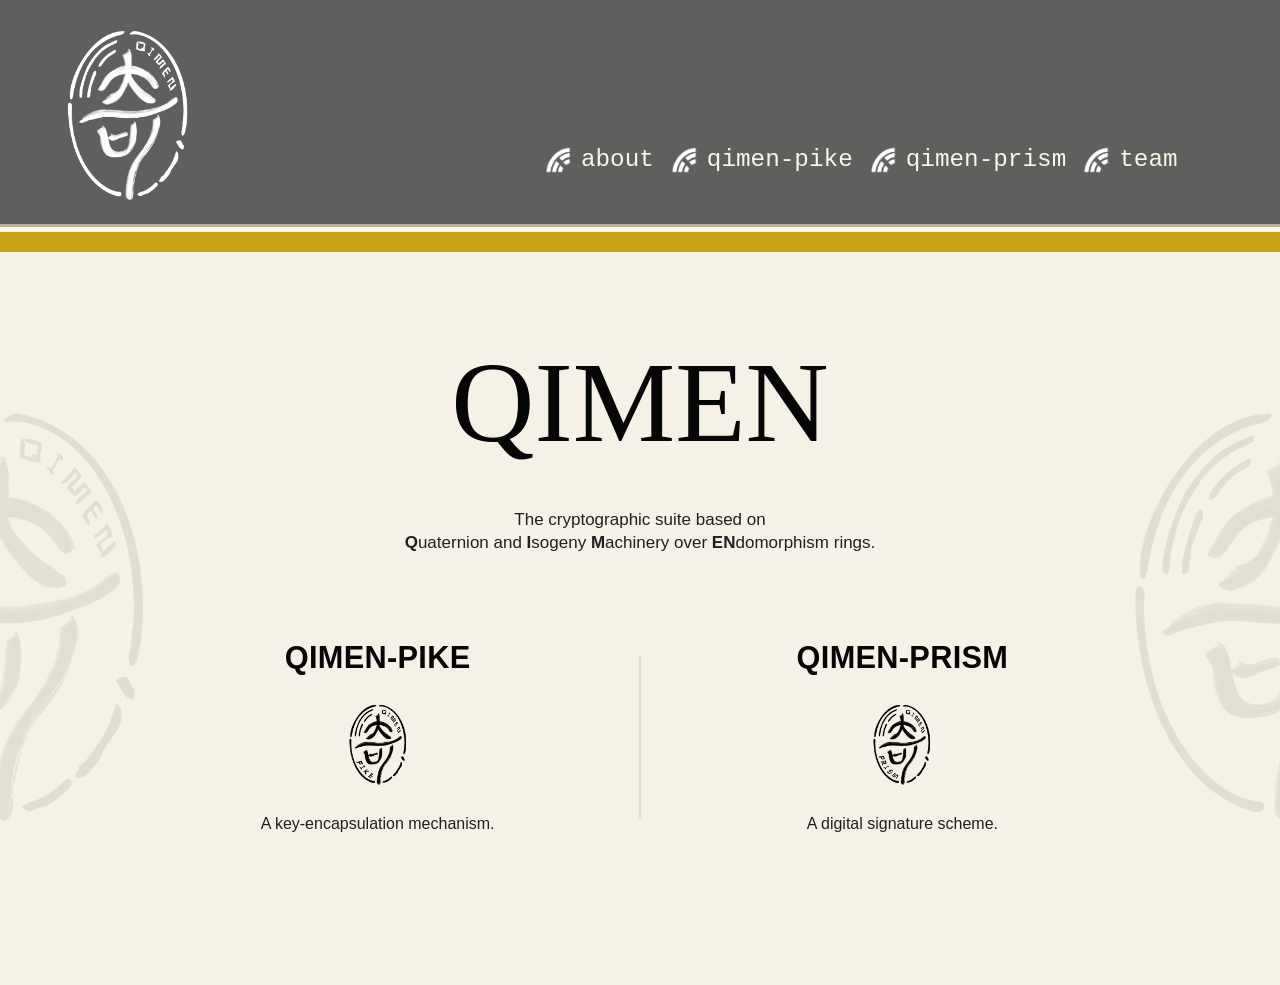
<file: index.html>
<!doctype html>
<html lang="en">
  <head>
    <meta charset="utf-8">
    <meta name="viewport" content="width=device-width, initial-scale=1">
    <title>QIMEN</title>
    <link rel="stylesheet" href="styles.css?v=20260710-nav14">
    <link rel="icon" type="image/png" href="favicon.png">
  </head>
  <body>
    <header class="site-header">
      <a class="brand" href="/" aria-label="QIMEN home">
        <img class="brand-mark" src="elements/奇门logo_透明底.png" alt="QIMEN logo">
        <div class="brand-copy">
          <div class="brand-name">QIMEN</div>
        </div>
      </a>

      <nav class="site-nav" aria-label="Primary navigation">
        <a href="about"><span>about</span></a>
        <a href="pike"><span>qimen-pike</span></a>
        <a href="prism"><span>qimen-prism</span></a>
        <a href="team"><span>team</span></a>
      </nav>
    </header>

    <main>
      <section class="home-section">
        <div class="home-lockup" aria-label="QIMEN">
          <div class="home-title-row">
            <h1>QIMEN</h1>
            <!-- <img class="home-logo" src="elements/奇门logo_透明底.png" alt="QIMEN logo"> -->
          </div>
          <p class="suite-lead">The cryptographic suite based on<br><b>Q</b>uaternion and <b>I</b>sogeny <b>M</b>achinery over <b>EN</b>domorphism rings.</p>
          <div class="home-suite" aria-label="QIMEN suite components">
            <a class="suite-half" href="pike">
              <span class="suite-name">QIMEN-PIKE</span>
              <img class="suite-logo" src="elements/奇门logo_pike_透明底.png" alt="QIMEN-PIKE logo" width="72" height="72">
              <span class="suite-desc">A key-encapsulation mechanism.</span>
            </a>
            <a class="suite-half" href="prism">
              <span class="suite-name">QIMEN-PRISM</span>
              <img class="suite-logo" src="elements/奇门logo_prism_透明底.png" alt="QIMEN-PRISM logo" width="72" height="72">
              <span class="suite-desc">A digital signature scheme.</span>
            </a>
          </div>
        </div>
      </section>
    </main>
  </body>
</html>
</file>
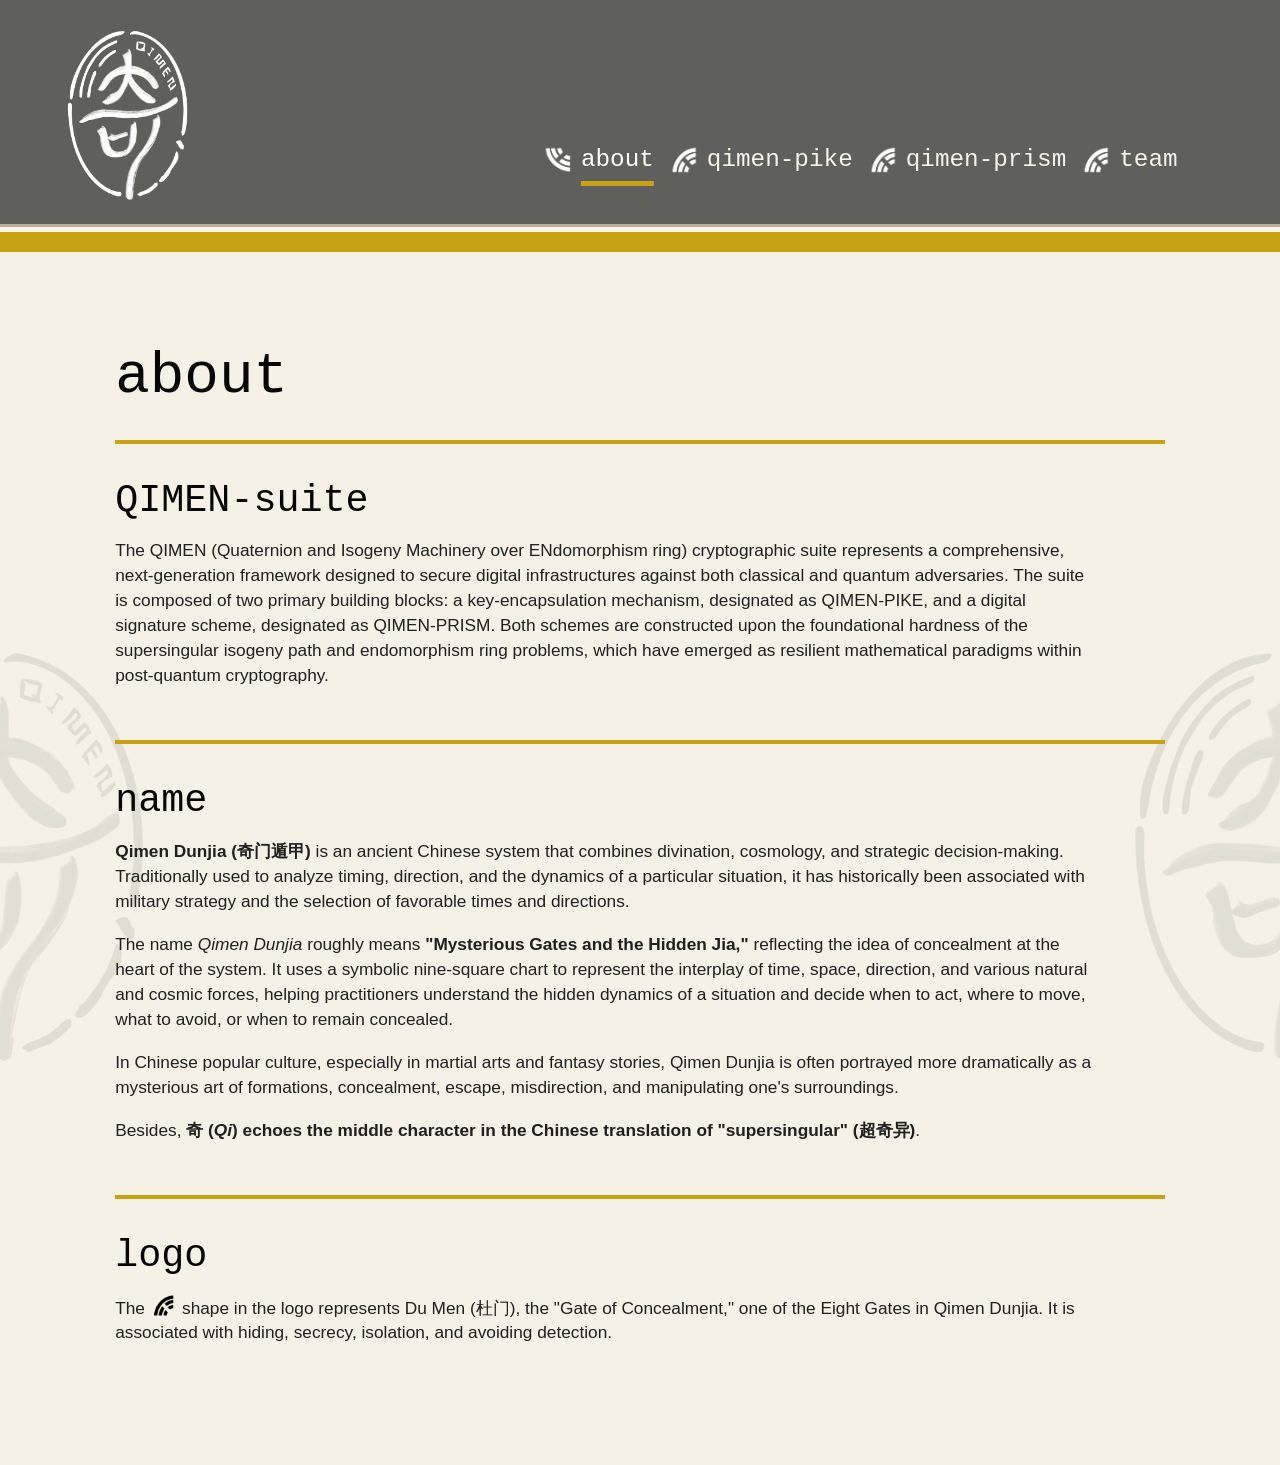
<file: about.html>
<!doctype html>
<html lang="en">
  <head>
    <meta charset="utf-8">
    <meta name="viewport" content="width=device-width, initial-scale=1">
    <title>QIMEN | About</title>
    <link rel="stylesheet" href="styles.css?v=20260710-nav14">
    <link rel="icon" type="image/png" href="favicon.png">
  </head>
  <body>
    <header class="site-header">
      <a class="brand" href="/" aria-label="QIMEN home">
        <img class="brand-mark" src="elements/奇门logo_透明底.png" alt="QIMEN logo">
        <div class="brand-copy">
          <div class="brand-name">QIMEN</div>
        </div>
      </a>

      <nav class="site-nav" aria-label="Primary navigation">
        <a class="active" href="about"><span>about</span></a>
        <a href="pike"><span>qimen-pike</span></a>
        <a href="prism"><span>qimen-prism</span></a>
        <a href="team"><span>team</span></a>
      </nav>
    </header>

    <main class="page-main">
      <section class="page-section">
        <h1>about</h1>
        <section class="content-subsection">
          <h2>QIMEN-suite</h2>
          <p>
            The QIMEN (Quaternion and Isogeny Machinery over ENdomorphism ring)
            cryptographic suite represents a comprehensive, next-generation
            framework designed to secure digital infrastructures against both
            classical and quantum adversaries. The suite is composed of two
            primary building blocks: a key-encapsulation mechanism, designated
            as QIMEN-PIKE, and a digital signature scheme, designated as
            QIMEN-PRISM. Both schemes are constructed upon the foundational
            hardness of the supersingular isogeny path and endomorphism ring
            problems, which have emerged as resilient mathematical paradigms
            within post-quantum cryptography.
          </p>
        </section>

        <section class="content-subsection">
          <h2>name</h2>
          <p>
            <strong>Qimen Dunjia (奇门遁甲)</strong> is an ancient Chinese system
            that combines divination, cosmology, and strategic decision-making.
            Traditionally used to analyze timing, direction, and the dynamics
            of a particular situation, it has historically been associated with
            military strategy and the selection of favorable times and
            directions.
          </p>
          <p>
            The name <em>Qimen Dunjia</em> roughly means <strong>"Mysterious
            Gates and the Hidden Jia,"</strong> reflecting the idea of
            concealment at the heart of the system. It uses a symbolic
            nine-square chart to represent the interplay of time, space,
            direction, and various natural and cosmic forces, helping
            practitioners understand the hidden dynamics of a situation and
            decide when to act, where to move, what to avoid, or when to remain
            concealed.
          </p>
          <p>
            In Chinese popular culture, especially in martial arts and fantasy
            stories, Qimen Dunjia is often portrayed more dramatically as a
            mysterious art of formations, concealment, escape, misdirection, and
            manipulating one's surroundings.
          </p>
          <p>
            Besides, <strong>奇 (<em>Qi</em>) echoes the middle character in the
            Chinese translation of "supersingular" (超奇异)</strong>.
          </p>
        </section>

        <section class="content-subsection">
          <h2>logo</h2>
          <p>
            The <span class="inline-gate" aria-label="Du Men gate shape"></span>
            shape in the logo represents Du Men (杜门), the "Gate of
            Concealment," one of the Eight Gates in Qimen Dunjia. It is
            associated with hiding, secrecy, isolation, and avoiding detection.
          </p>
        </section>
      </section>
    </main>
  </body>
</html>
</file>
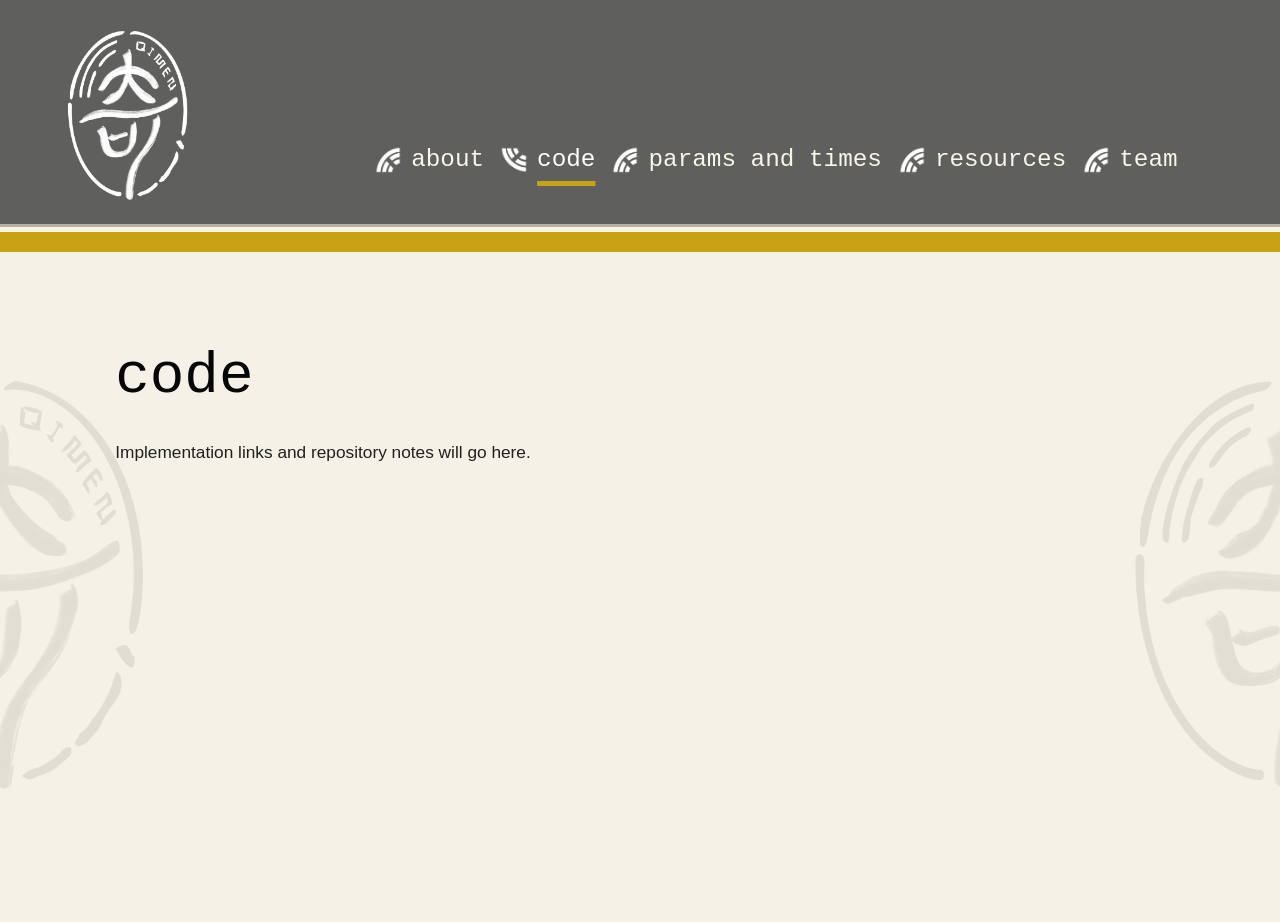
<file: code.html>
<!doctype html>
<html lang="en">
  <head>
    <meta charset="utf-8">
    <meta name="viewport" content="width=device-width, initial-scale=1">
    <title>QIMEN | Code</title>
    <link rel="stylesheet" href="styles.css?v=20260709-nav3">
  </head>
  <body>
    <header class="site-header compact-header">
      <a class="brand" href="index.html" aria-label="QIMEN home">
        <img class="brand-mark" src="elements/奇门logo_透明底.png" alt="QIMEN logo">
        <div class="brand-copy">
          <div class="brand-name">QIMEN</div>
        </div>
      </a>

      <nav class="site-nav" aria-label="Primary navigation">
        <a href="about.html"><span>about</span></a>
        <a class="active" href="code.html"><span>code</span></a>
        <a href="params-and-times.html"><span>params and times</span></a>
        <a href="resources.html"><span>resources</span></a>
        <a href="team.html"><span>team</span></a>
      </nav>
    </header>

    <main class="page-main">
      <section class="page-section">
        <h1>code</h1>
        <p>Implementation links and repository notes will go here.</p>
      </section>
    </main>
  </body>
</html>
</file>
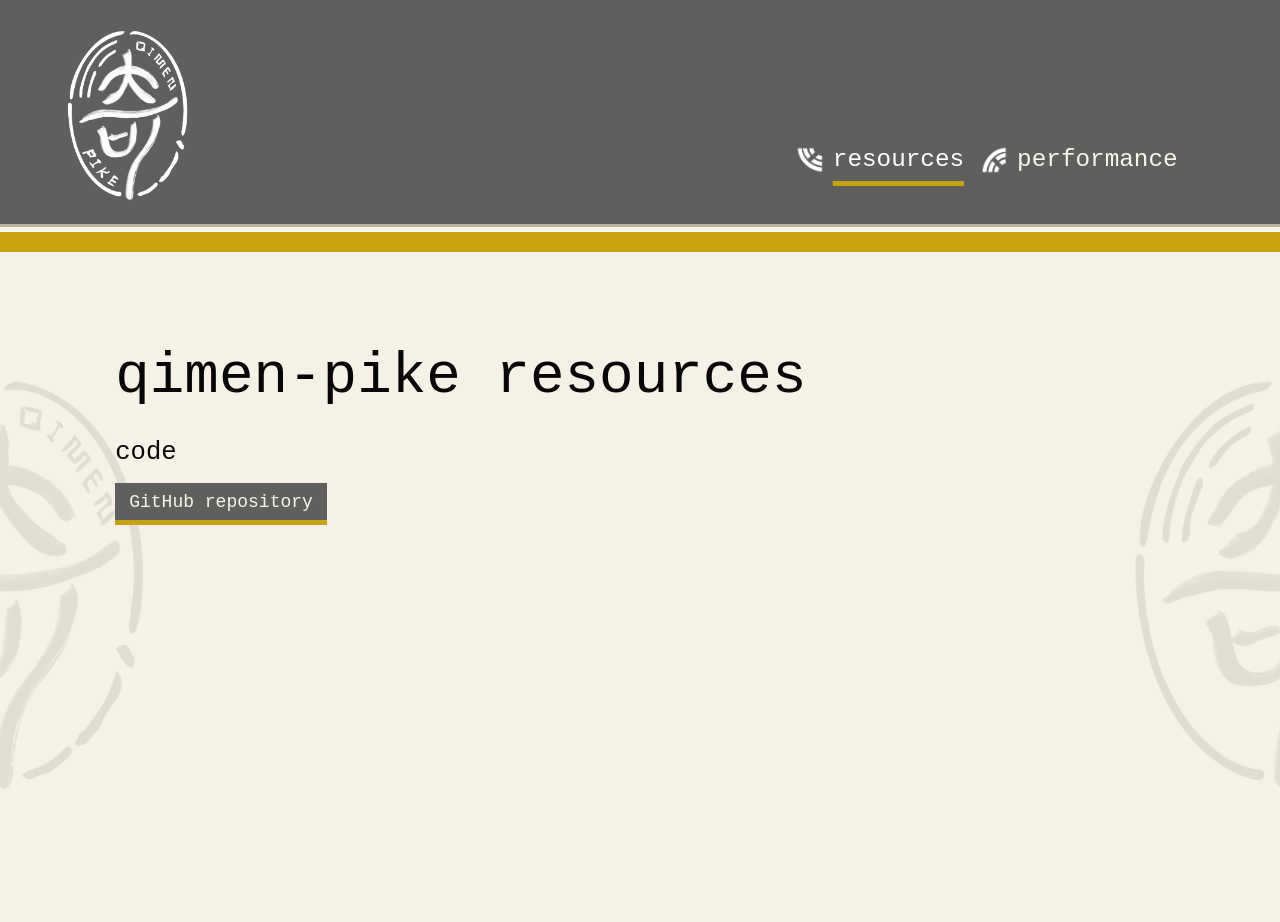
<file: pike-code.html>
<!doctype html>
<html lang="en">
  <head>
    <meta charset="utf-8">
    <meta name="viewport" content="width=device-width, initial-scale=1">
    <title>QIMEN-PIKE | Resources</title>
    <link rel="stylesheet" href="styles.css?v=20260710-nav14">
    <link rel="icon" type="image/png" href="favicon.png">
  </head>
  <body>
    <header class="site-header">
      <a class="brand" href="pike.html" aria-label="QIMEN-PIKE">
        <img class="brand-mark" src="elements/奇门logo_pike_透明底.png" alt="QIMEN-PIKE logo">
        <div class="brand-copy">
          <div class="brand-name">QIMEN-PIKE</div>
        </div>
      </a>
      <nav class="site-nav" aria-label="QIMEN-PIKE navigation">
        <a class="active" href="pike-resources.html"><span>resources</span></a>
        <a href="pike-performance.html"><span>performance</span></a>
      </nav>
    </header>
    <main class="page-main">
      <section class="page-section">
        <h1>qimen-pike resources</h1>
        <div class="resource-stack">
          <div class="resource-group">
            <h3>code</h3>
            <div class="link-group">
              <a class="button-link" href="https://github.com/The-QIMEN-team/QIMEN-PIKE" target="_blank">GitHub repository</a>
            </div>
          </div>
        </div>
      </section>
    </main>
  </body>
</html>
</file>
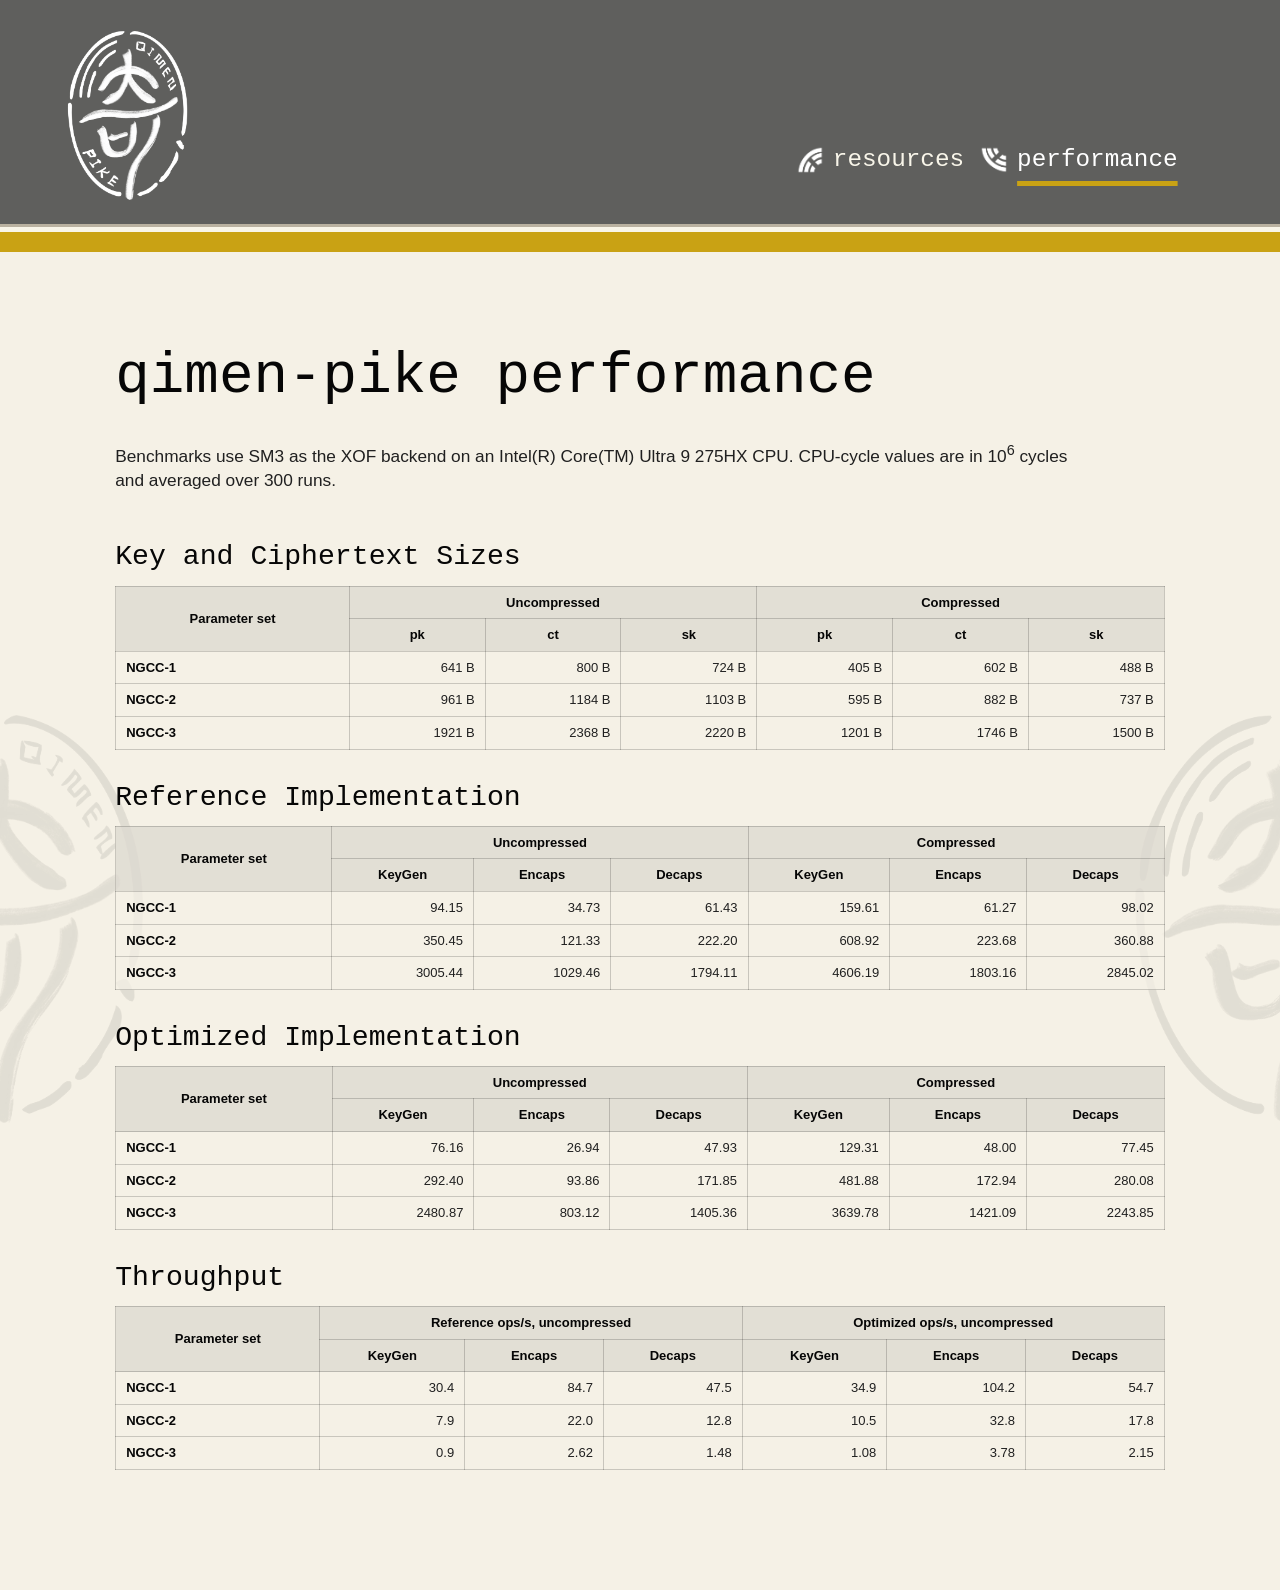
<file: pike-performance.html>
<!doctype html>
<html lang="en">
  <head>
    <meta charset="utf-8">
    <meta name="viewport" content="width=device-width, initial-scale=1">
    <title>QIMEN-PIKE | Performance</title>
    <link rel="stylesheet" href="styles.css?v=20260710-nav14">
    <link rel="icon" type="image/png" href="favicon.png">
  </head>
  <body>
    <header class="site-header">
      <a class="brand" href="pike.html" aria-label="QIMEN-PIKE">
        <img class="brand-mark" src="elements/奇门logo_pike_透明底.png" alt="QIMEN-PIKE logo">
        <div class="brand-copy">
          <div class="brand-name">QIMEN-PIKE</div>
        </div>
      </a>
      <nav class="site-nav" aria-label="QIMEN-PIKE navigation">
        <a href="pike-resources.html"><span>resources</span></a>
        <a class="active" href="pike-performance.html"><span>performance</span></a>
      </nav>
    </header>
    <main class="page-main">
      <section class="page-section">
        <h1>qimen-pike performance</h1>
        <p class="table-note">Benchmarks use SM3 as the XOF backend on an Intel(R) Core(TM) Ultra 9 275HX CPU. CPU-cycle values are in 10<sup>6</sup> cycles and averaged over 300 runs.</p>

        <div class="table-stack">
          <h2>Key and Ciphertext Sizes</h2>
          <div class="table-wrap">
            <table class="data-table">
              <thead>
                <tr>
                  <th rowspan="2">Parameter set</th>
                  <th colspan="3">Uncompressed</th>
                  <th colspan="3">Compressed</th>
                </tr>
                <tr>
                  <th>pk</th><th>ct</th><th>sk</th>
                  <th>pk</th><th>ct</th><th>sk</th>
                </tr>
              </thead>
              <tbody>
                <tr><th>NGCC-1</th><td>641 B</td><td>800 B</td><td>724 B</td><td>405 B</td><td>602 B</td><td>488 B</td></tr>
                <tr><th>NGCC-2</th><td>961 B</td><td>1184 B</td><td>1103 B</td><td>595 B</td><td>882 B</td><td>737 B</td></tr>
                <tr><th>NGCC-3</th><td>1921 B</td><td>2368 B</td><td>2220 B</td><td>1201 B</td><td>1746 B</td><td>1500 B</td></tr>
              </tbody>
            </table>
          </div>

          <h2>Reference Implementation</h2>
          <div class="table-wrap">
            <table class="data-table">
              <thead>
                <tr>
                  <th rowspan="2">Parameter set</th>
                  <th colspan="3">Uncompressed</th>
                  <th colspan="3">Compressed</th>
                </tr>
                <tr>
                  <th>KeyGen</th><th>Encaps</th><th>Decaps</th>
                  <th>KeyGen</th><th>Encaps</th><th>Decaps</th>
                </tr>
              </thead>
              <tbody>
                <tr><th>NGCC-1</th><td>94.15</td><td>34.73</td><td>61.43</td><td>159.61</td><td>61.27</td><td>98.02</td></tr>
                <tr><th>NGCC-2</th><td>350.45</td><td>121.33</td><td>222.20</td><td>608.92</td><td>223.68</td><td>360.88</td></tr>
                <tr><th>NGCC-3</th><td>3005.44</td><td>1029.46</td><td>1794.11</td><td>4606.19</td><td>1803.16</td><td>2845.02</td></tr>
              </tbody>
            </table>
          </div>

          <h2>Optimized Implementation</h2>
          <div class="table-wrap">
            <table class="data-table">
              <thead>
                <tr>
                  <th rowspan="2">Parameter set</th>
                  <th colspan="3">Uncompressed</th>
                  <th colspan="3">Compressed</th>
                </tr>
                <tr>
                  <th>KeyGen</th><th>Encaps</th><th>Decaps</th>
                  <th>KeyGen</th><th>Encaps</th><th>Decaps</th>
                </tr>
              </thead>
              <tbody>
                <tr><th>NGCC-1</th><td>76.16</td><td>26.94</td><td>47.93</td><td>129.31</td><td>48.00</td><td>77.45</td></tr>
                <tr><th>NGCC-2</th><td>292.40</td><td>93.86</td><td>171.85</td><td>481.88</td><td>172.94</td><td>280.08</td></tr>
                <tr><th>NGCC-3</th><td>2480.87</td><td>803.12</td><td>1405.36</td><td>3639.78</td><td>1421.09</td><td>2243.85</td></tr>
              </tbody>
            </table>
          </div>

          <h2>Throughput</h2>
          <div class="table-wrap">
            <table class="data-table">
              <thead>
                <tr>
                  <th rowspan="2">Parameter set</th>
                  <th colspan="3">Reference ops/s, uncompressed</th>
                  <th colspan="3">Optimized ops/s, uncompressed</th>
                </tr>
                <tr>
                  <th>KeyGen</th><th>Encaps</th><th>Decaps</th>
                  <th>KeyGen</th><th>Encaps</th><th>Decaps</th>
                </tr>
              </thead>
              <tbody>
                <tr><th>NGCC-1</th><td>30.4</td><td>84.7</td><td>47.5</td><td>34.9</td><td>104.2</td><td>54.7</td></tr>
                <tr><th>NGCC-2</th><td>7.9</td><td>22.0</td><td>12.8</td><td>10.5</td><td>32.8</td><td>17.8</td></tr>
                <tr><th>NGCC-3</th><td>0.9</td><td>2.62</td><td>1.48</td><td>1.08</td><td>3.78</td><td>2.15</td></tr>
              </tbody>
            </table>
          </div>
        </div>
      </section>
    </main>
  </body>
</html>
</file>
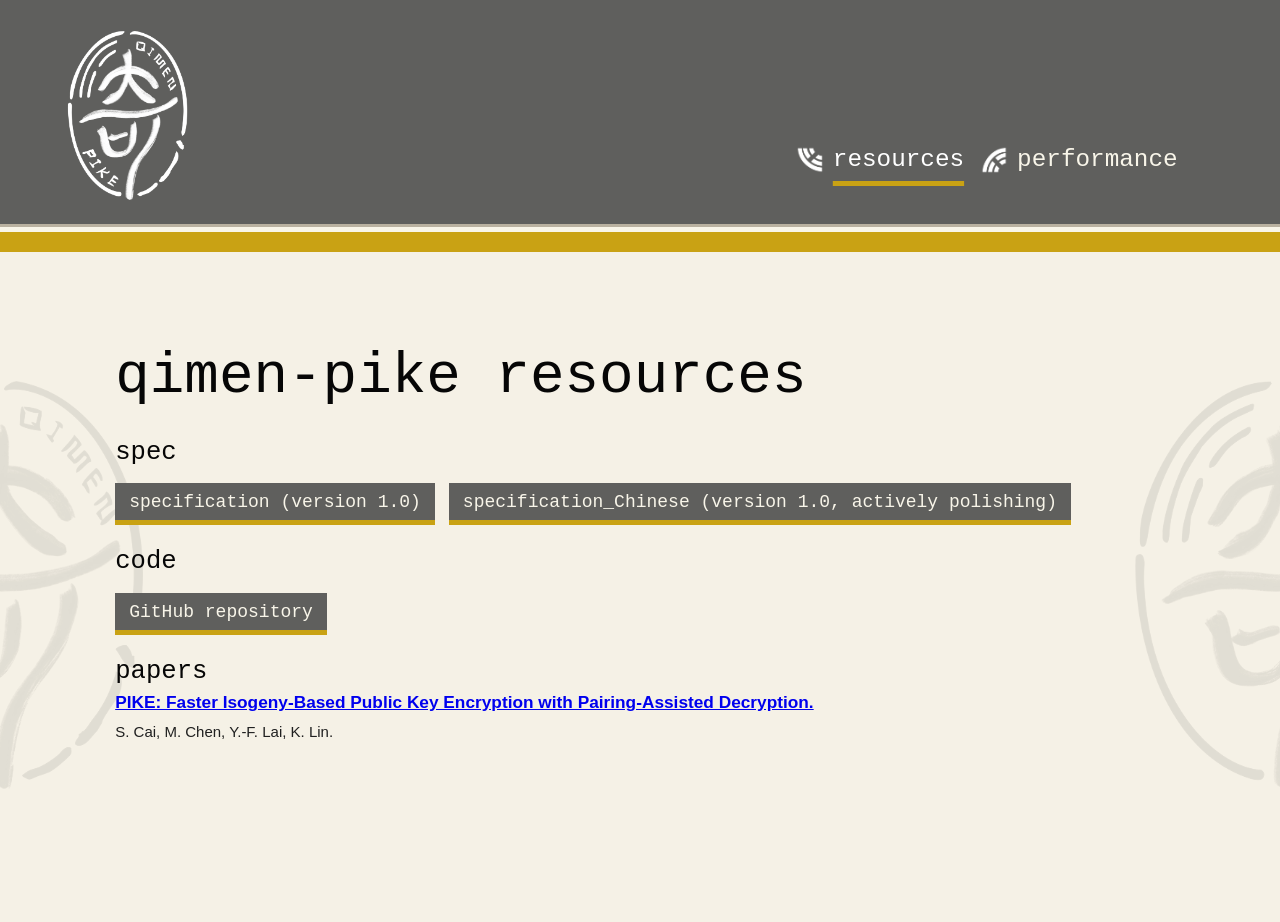
<file: pike-resources.html>
<!doctype html>
<html lang="en">
  <head>
    <meta charset="utf-8">
    <meta name="viewport" content="width=device-width, initial-scale=1">
    <title>QIMEN-PIKE | Resources</title>
    <link rel="stylesheet" href="styles.css?v=20260710-nav14">
    <link rel="icon" type="image/png" href="favicon.png">
  </head>
  <body>
    <header class="site-header">
      <a class="brand" href="pike.html" aria-label="QIMEN-PIKE">
        <img class="brand-mark" src="elements/奇门logo_pike_透明底.png" alt="QIMEN-PIKE logo">
        <div class="brand-copy">
          <div class="brand-name">QIMEN-PIKE</div>
        </div>
      </a>
      <nav class="site-nav" aria-label="QIMEN-PIKE navigation">
        <a class="active" href="pike-resources.html"><span>resources</span></a>
        <a href="pike-performance.html"><span>performance</span></a>
      </nav>
    </header>
    <main class="page-main">
      <section class="page-section">
        <h1>qimen-pike resources</h1>
        <div class="resource-stack">
          <div class="resource-group">
            <h3>spec</h3>
            <div class="link-group">
              <a class="button-link" href="resources/main_PIKE.pdf" target="_blank">specification (version 1.0)</a>
              <a class="button-link" href="resources/main_PIKE_zh.pdf" target="_blank">specification_Chinese (version 1.0, actively polishing)</a>
            </div>
          </div>
          <div class="resource-group">
            <h3>code</h3>
            <div class="link-group">
              <a class="button-link" href="https://github.com/The-QIMEN-team/QIMEN-PIKE" target="_blank">GitHub repository</a>
            </div>
          </div>
          <div class="resource-group">
            <h3>papers</h3>
            <div class="paper-list">
              <article class="paper-entry">
                <p class="paper-title"><a href="https://link.springer.com/chapter/10.1007/978-3-032-26737-5_3" target="_blank">PIKE: Faster Isogeny-Based Public Key Encryption with Pairing-Assisted Decryption.</a></p>
                <p class="paper-authors">S. Cai, M. Chen, Y.-F. Lai, K. Lin.</p>
              </article>
            </div>
          </div>
        </div>
      </section>
    </main>
  </body>
</html>
</file>
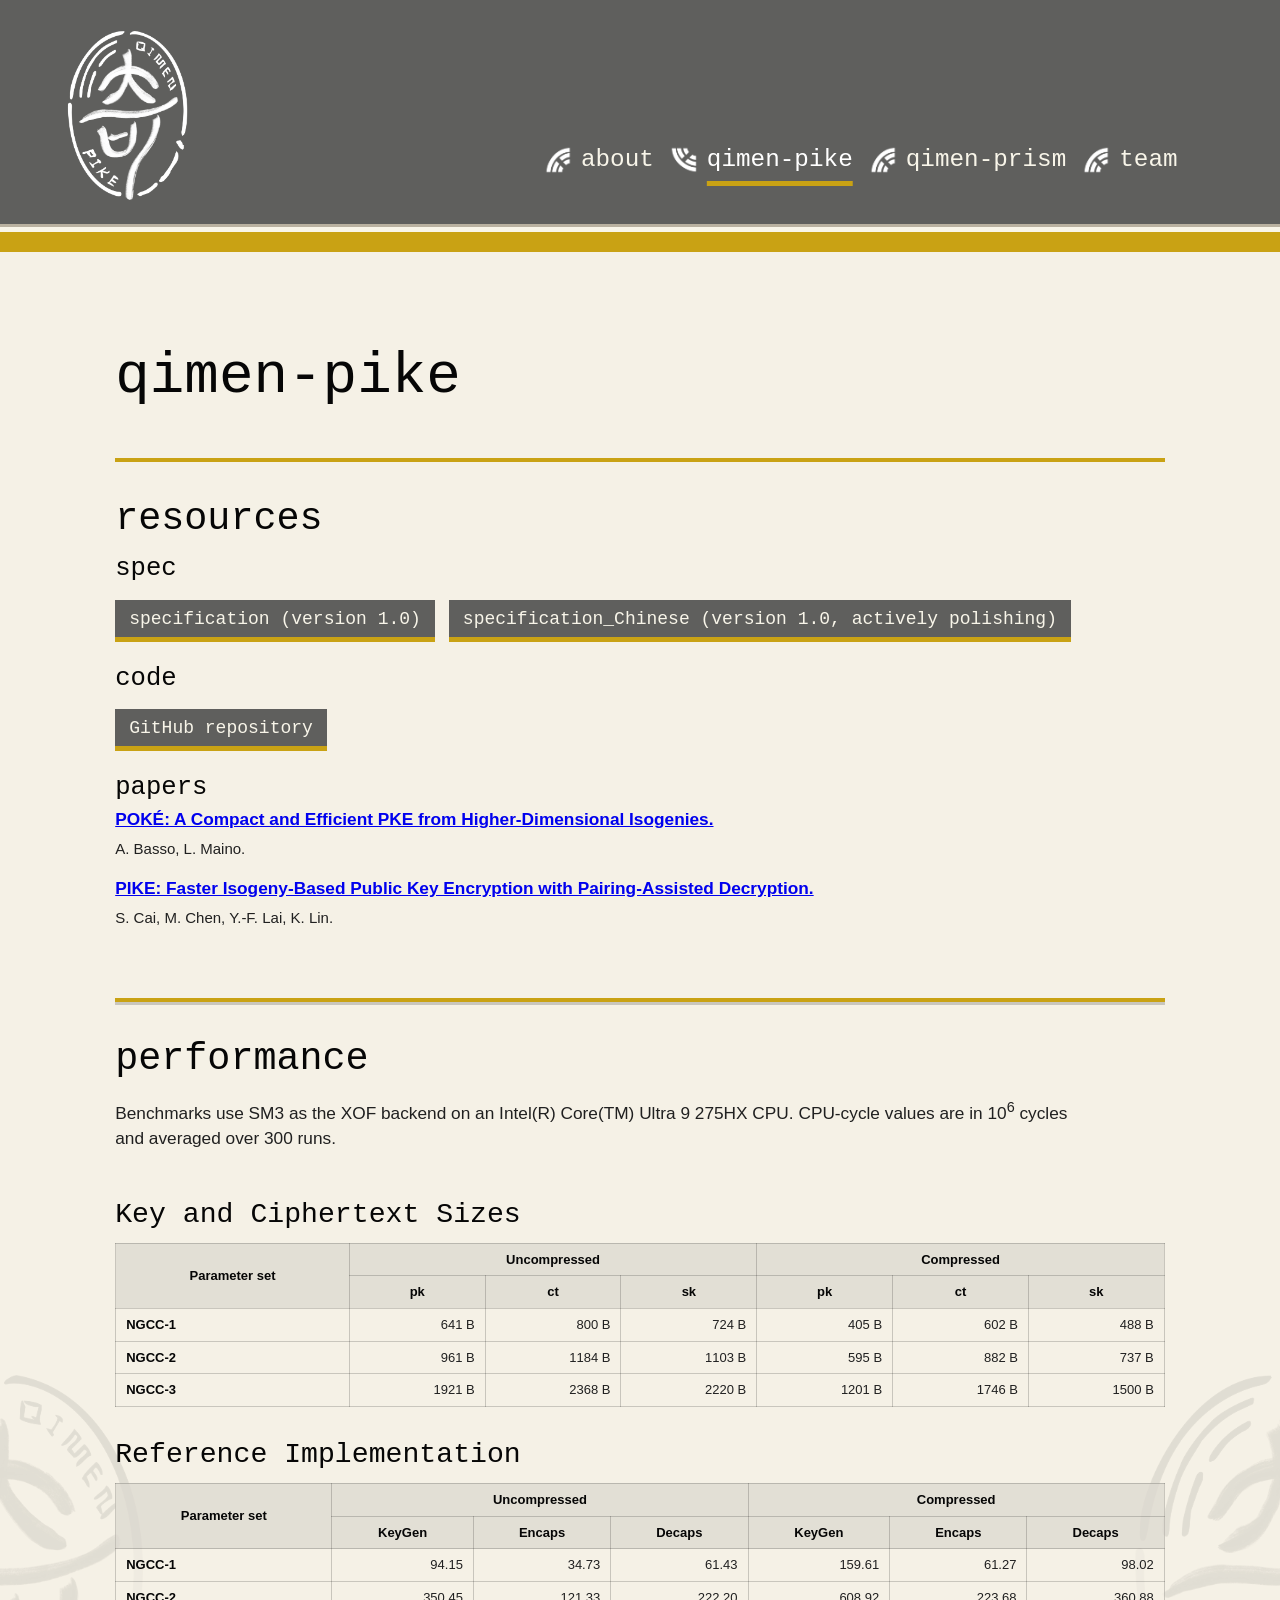
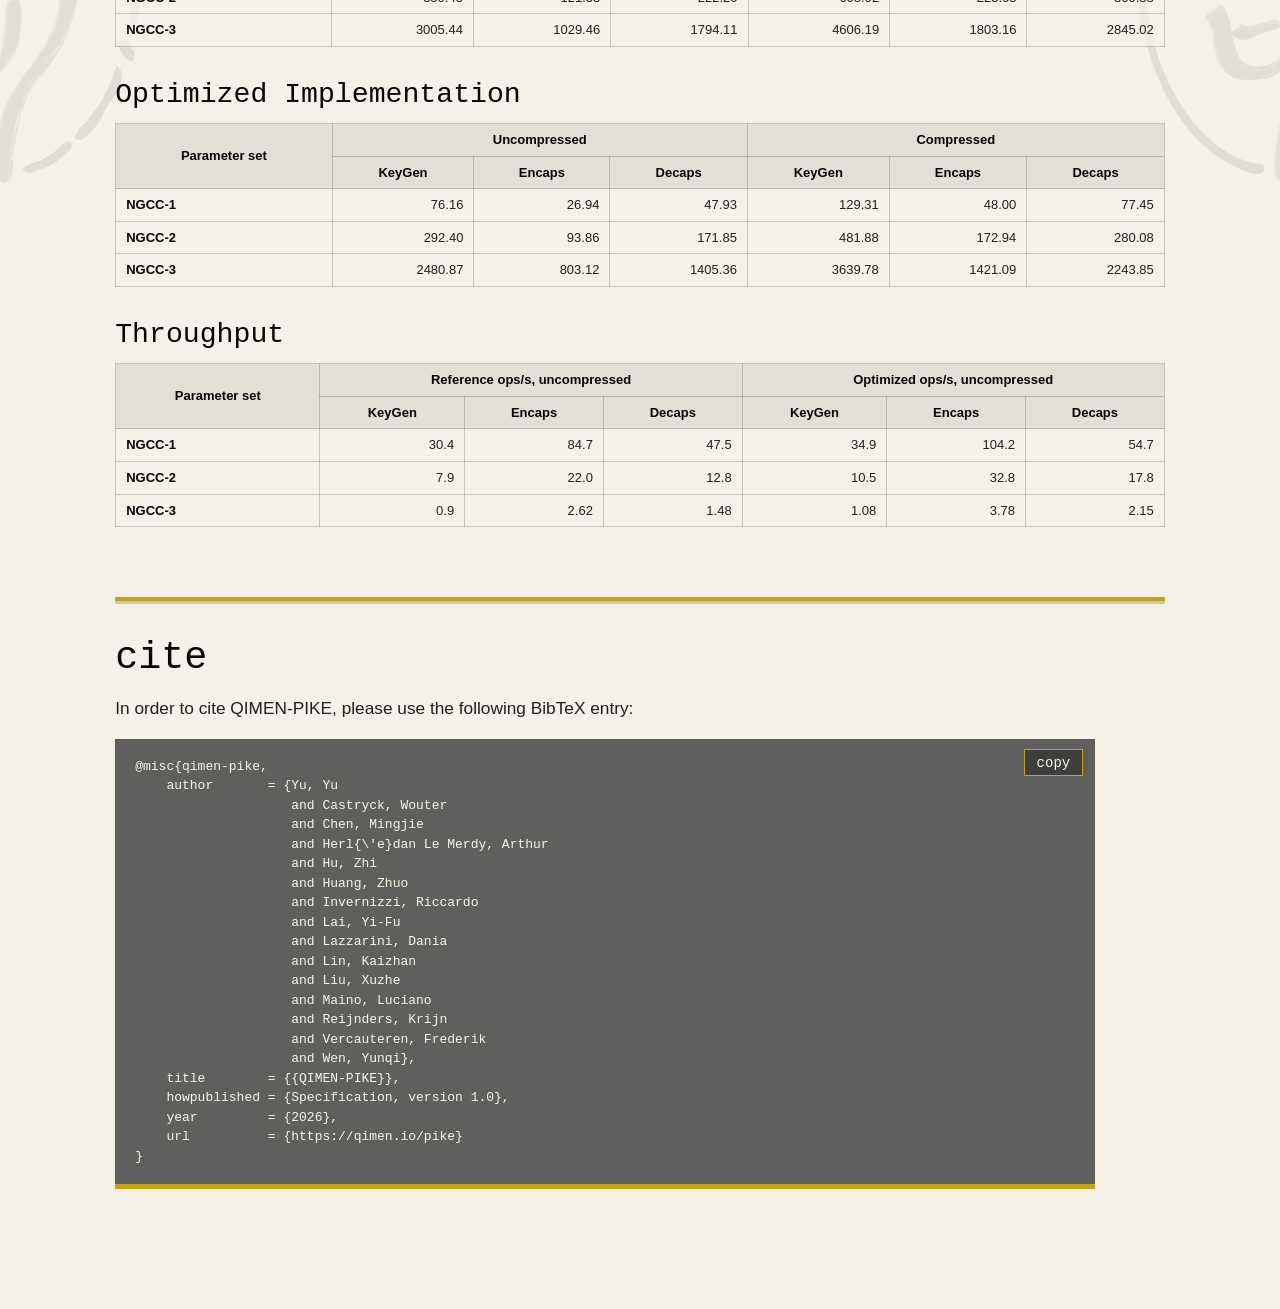
<file: pike.html>
<!doctype html>
<html lang="en">
  <head>
    <meta charset="utf-8">
    <meta name="viewport" content="width=device-width, initial-scale=1">
    <title>QIMEN-PIKE</title>
    <link rel="stylesheet" href="styles.css?v=20260710-nav14">
    <link rel="icon" type="image/png" href="favicon.png">
  </head>
  <body>
    <header class="site-header">
      <a class="brand" href="/" aria-label="QIMEN home">
        <img class="brand-mark" src="elements/奇门logo_pike_透明底.png" alt="QIMEN-PIKE logo">
        <div class="brand-copy">
          <div class="brand-name">QIMEN</div>
        </div>
      </a>

      <nav class="site-nav" aria-label="Primary navigation">
        <a href="about"><span>about</span></a>
        <a class="active" href="pike"><span>qimen-pike</span></a>
        <a href="prism"><span>qimen-prism</span></a>
        <a href="team"><span>team</span></a>
      </nav>
    </header>

    <main class="page-main">
      <section class="page-section">
        <h1>qimen-pike</h1>
        <section class="page-subsection" id="resources">
          <h2>resources</h2>
          <div class="resource-stack">
            <div class="resource-group">
              <h3>spec</h3>
              <div class="link-group">
                <a class="button-link" href="resources/main_PIKE.pdf" target="_blank">specification (version 1.0)</a>
                <a class="button-link" href="resources/main_PIKE_zh.pdf" target="_blank">specification_Chinese (version 1.0, actively polishing)</a>
              </div>
            </div>
            <div class="resource-group">
              <h3>code</h3>
              <div class="link-group">
                <a class="button-link" href="https://github.com/The-QIMEN-team/QIMEN-PIKE" target="_blank">GitHub repository</a>
              </div>
            </div>
            <div class="resource-group">
              <h3>papers</h3>
              <div class="paper-list">
                <article class="paper-entry">
                  <p class="paper-title"><a href="https://link.springer.com/chapter/10.1007/978-3-031-91124-8_4" target="_blank">POKÉ: A Compact and Efficient PKE from Higher-Dimensional Isogenies.</a></p>
                  <p class="paper-authors">A. Basso, L. Maino.</p>
                </article>
                <article class="paper-entry">
                  <p class="paper-title"><a href="https://link.springer.com/chapter/10.1007/978-3-032-26737-5_3" target="_blank">PIKE: Faster Isogeny-Based Public Key Encryption with Pairing-Assisted Decryption.</a></p>
                  <p class="paper-authors">S. Cai, M. Chen, Y.-F. Lai, K. Lin.</p>
                </article>
              </div>
            </div>
          </div>
        </section>

        <section class="page-subsection" id="performance">
          <h2>performance</h2>
          <p class="table-note">Benchmarks use SM3 as the XOF backend on an Intel(R) Core(TM) Ultra 9 275HX CPU. CPU-cycle values are in 10<sup>6</sup> cycles and averaged over 300 runs.</p>

          <div class="table-stack">
            <h3>Key and Ciphertext Sizes</h3>
            <div class="table-wrap">
              <table class="data-table">
                <thead>
                  <tr>
                    <th rowspan="2">Parameter set</th>
                    <th colspan="3">Uncompressed</th>
                    <th colspan="3">Compressed</th>
                  </tr>
                  <tr>
                    <th>pk</th><th>ct</th><th>sk</th>
                    <th>pk</th><th>ct</th><th>sk</th>
                  </tr>
                </thead>
                <tbody>
                  <tr><th>NGCC-1</th><td>641 B</td><td>800 B</td><td>724 B</td><td>405 B</td><td>602 B</td><td>488 B</td></tr>
                  <tr><th>NGCC-2</th><td>961 B</td><td>1184 B</td><td>1103 B</td><td>595 B</td><td>882 B</td><td>737 B</td></tr>
                  <tr><th>NGCC-3</th><td>1921 B</td><td>2368 B</td><td>2220 B</td><td>1201 B</td><td>1746 B</td><td>1500 B</td></tr>
                </tbody>
              </table>
            </div>

            <h3>Reference Implementation</h3>
            <div class="table-wrap">
              <table class="data-table">
                <thead>
                  <tr>
                    <th rowspan="2">Parameter set</th>
                    <th colspan="3">Uncompressed</th>
                    <th colspan="3">Compressed</th>
                  </tr>
                  <tr>
                    <th>KeyGen</th><th>Encaps</th><th>Decaps</th>
                    <th>KeyGen</th><th>Encaps</th><th>Decaps</th>
                  </tr>
                </thead>
                <tbody>
                  <tr><th>NGCC-1</th><td>94.15</td><td>34.73</td><td>61.43</td><td>159.61</td><td>61.27</td><td>98.02</td></tr>
                  <tr><th>NGCC-2</th><td>350.45</td><td>121.33</td><td>222.20</td><td>608.92</td><td>223.68</td><td>360.88</td></tr>
                  <tr><th>NGCC-3</th><td>3005.44</td><td>1029.46</td><td>1794.11</td><td>4606.19</td><td>1803.16</td><td>2845.02</td></tr>
                </tbody>
              </table>
            </div>

            <h3>Optimized Implementation</h3>
            <div class="table-wrap">
              <table class="data-table">
                <thead>
                  <tr>
                    <th rowspan="2">Parameter set</th>
                    <th colspan="3">Uncompressed</th>
                    <th colspan="3">Compressed</th>
                  </tr>
                  <tr>
                    <th>KeyGen</th><th>Encaps</th><th>Decaps</th>
                    <th>KeyGen</th><th>Encaps</th><th>Decaps</th>
                  </tr>
                </thead>
                <tbody>
                  <tr><th>NGCC-1</th><td>76.16</td><td>26.94</td><td>47.93</td><td>129.31</td><td>48.00</td><td>77.45</td></tr>
                  <tr><th>NGCC-2</th><td>292.40</td><td>93.86</td><td>171.85</td><td>481.88</td><td>172.94</td><td>280.08</td></tr>
                  <tr><th>NGCC-3</th><td>2480.87</td><td>803.12</td><td>1405.36</td><td>3639.78</td><td>1421.09</td><td>2243.85</td></tr>
                </tbody>
              </table>
            </div>

            <h3>Throughput</h3>
            <div class="table-wrap">
              <table class="data-table">
                <thead>
                  <tr>
                    <th rowspan="2">Parameter set</th>
                    <th colspan="3">Reference ops/s, uncompressed</th>
                    <th colspan="3">Optimized ops/s, uncompressed</th>
                  </tr>
                  <tr>
                    <th>KeyGen</th><th>Encaps</th><th>Decaps</th>
                    <th>KeyGen</th><th>Encaps</th><th>Decaps</th>
                  </tr>
                </thead>
                <tbody>
                  <tr><th>NGCC-1</th><td>30.4</td><td>84.7</td><td>47.5</td><td>34.9</td><td>104.2</td><td>54.7</td></tr>
                  <tr><th>NGCC-2</th><td>7.9</td><td>22.0</td><td>12.8</td><td>10.5</td><td>32.8</td><td>17.8</td></tr>
                  <tr><th>NGCC-3</th><td>0.9</td><td>2.62</td><td>1.48</td><td>1.08</td><td>3.78</td><td>2.15</td></tr>
                </tbody>
              </table>
            </div>
          </div>
        </section>

        <section class="page-subsection" id="cite">
          <h2>cite</h2>
          <p>In order to cite QIMEN-PIKE, please use the following BibTeX entry:</p>
          <div class="code-container">
            <button type="button" class="copy-btn" onclick="copyCode(this)" title="Copy">copy</button>
            <pre><code>@misc{qimen-pike,
    author       = {Yu, Yu
                    and Castryck, Wouter
                    and Chen, Mingjie
                    and Herl{\'e}dan Le Merdy, Arthur
                    and Hu, Zhi
                    and Huang, Zhuo
                    and Invernizzi, Riccardo
                    and Lai, Yi-Fu
                    and Lazzarini, Dania
                    and Lin, Kaizhan
                    and Liu, Xuzhe
                    and Maino, Luciano
                    and Reijnders, Krijn
                    and Vercauteren, Frederik
                    and Wen, Yunqi},
    title        = {{QIMEN-PIKE}},
    howpublished = {Specification, version 1.0},
    year         = {2026},
    url          = {https://qimen.io/pike}
}</code></pre>
          </div>
        </section>
      </section>
    </main>
    <script src="scripts.js?v=20260710-cite1"></script>
  </body>
</html>
</file>
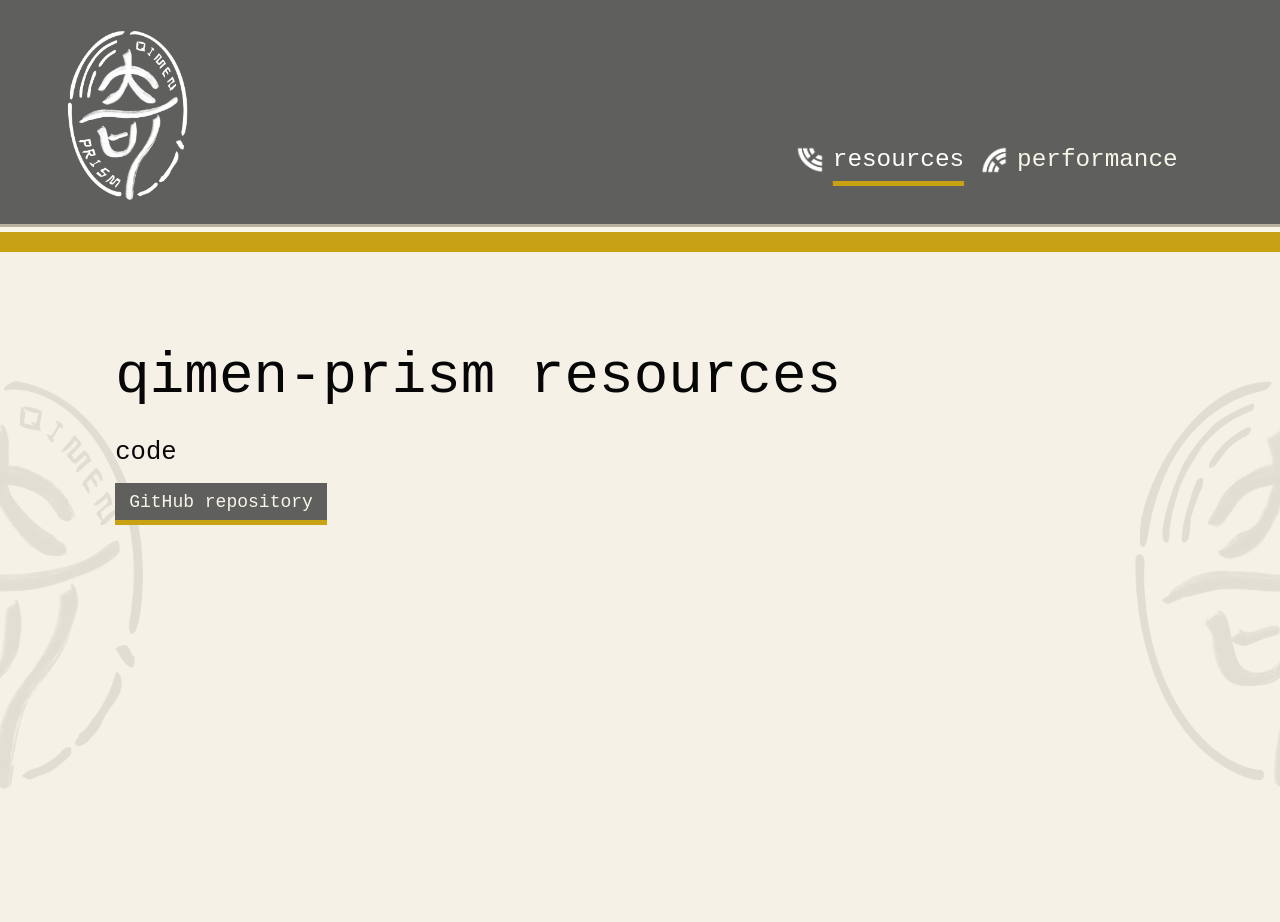
<file: prism-code.html>
<!doctype html>
<html lang="en">
  <head>
    <meta charset="utf-8">
    <meta name="viewport" content="width=device-width, initial-scale=1">
    <title>QIMEN-PRISM | Resources</title>
    <link rel="stylesheet" href="styles.css?v=20260710-nav14">
    <link rel="icon" type="image/png" href="favicon.png">
  </head>
  <body>
    <header class="site-header">
      <a class="brand" href="prism.html" aria-label="QIMEN-PRISM">
        <img class="brand-mark" src="elements/奇门logo_prism_透明底.png" alt="QIMEN-PRISM logo">
        <div class="brand-copy">
          <div class="brand-name">QIMEN-PRISM</div>
        </div>
      </a>
      <nav class="site-nav" aria-label="QIMEN-PRISM navigation">
        <a class="active" href="prism-resources.html"><span>resources</span></a>
        <a href="prism-performance.html"><span>performance</span></a>
      </nav>
    </header>
    <main class="page-main">
      <section class="page-section">
        <h1>qimen-prism resources</h1>
        <div class="resource-stack">
          <div class="resource-group">
            <h3>code</h3>
            <div class="link-group">
              <a class="button-link" href="https://github.com/The-QIMEN-team/QIMEN-PRISM" target="_blank">GitHub repository</a>
            </div>
          </div>
        </div>
      </section>
    </main>
  </body>
</html>
</file>
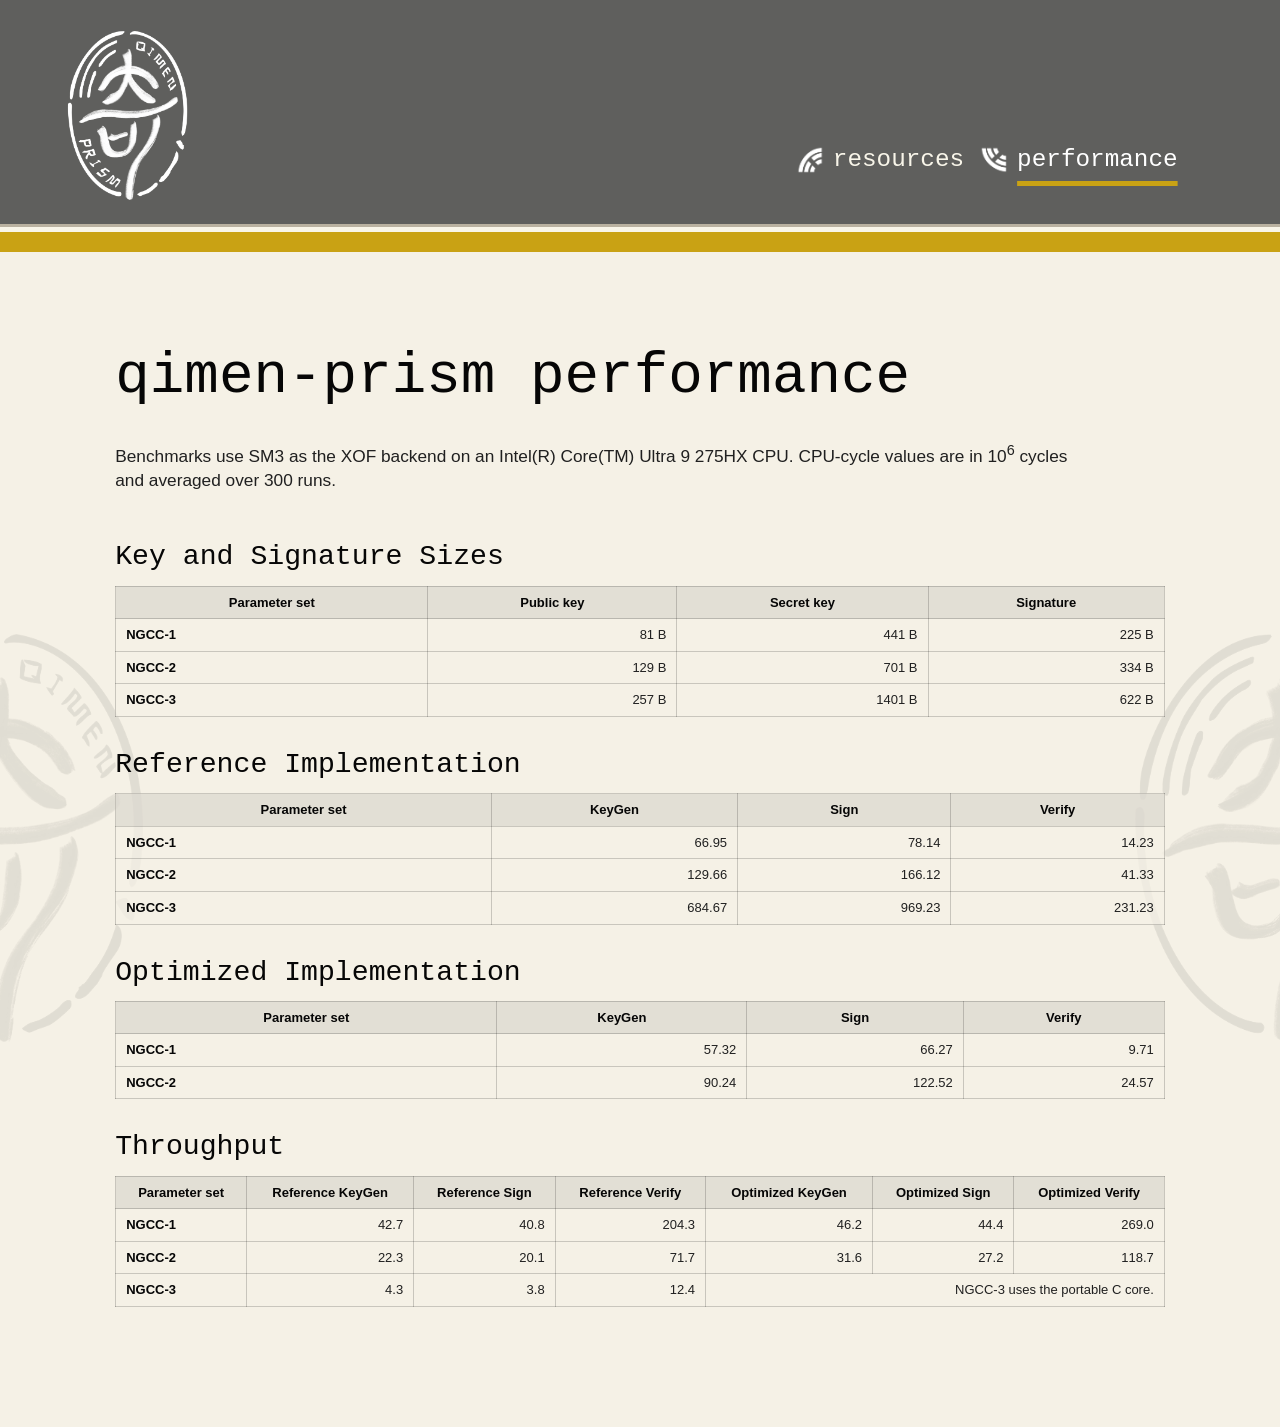
<file: prism-performance.html>
<!doctype html>
<html lang="en">
  <head>
    <meta charset="utf-8">
    <meta name="viewport" content="width=device-width, initial-scale=1">
    <title>QIMEN-PRISM | Performance</title>
    <link rel="stylesheet" href="styles.css?v=20260710-nav14">
    <link rel="icon" type="image/png" href="favicon.png">
  </head>
  <body>
    <header class="site-header">
      <a class="brand" href="prism.html" aria-label="QIMEN-PRISM">
        <img class="brand-mark" src="elements/奇门logo_prism_透明底.png" alt="QIMEN-PRISM logo">
        <div class="brand-copy">
          <div class="brand-name">QIMEN-PRISM</div>
        </div>
      </a>
      <nav class="site-nav" aria-label="QIMEN-PRISM navigation">
        <a href="prism-resources.html"><span>resources</span></a>
        <a class="active" href="prism-performance.html"><span>performance</span></a>
      </nav>
    </header>
    <main class="page-main">
      <section class="page-section">
        <h1>qimen-prism performance</h1>
        <p class="table-note">Benchmarks use SM3 as the XOF backend on an Intel(R) Core(TM) Ultra 9 275HX CPU. CPU-cycle values are in 10<sup>6</sup> cycles and averaged over 300 runs.</p>

        <div class="table-stack">
          <h2>Key and Signature Sizes</h2>
          <div class="table-wrap">
            <table class="data-table">
              <thead>
                <tr><th>Parameter set</th><th>Public key</th><th>Secret key</th><th>Signature</th></tr>
              </thead>
              <tbody>
                <tr><th>NGCC-1</th><td>81 B</td><td>441 B</td><td>225 B</td></tr>
                <tr><th>NGCC-2</th><td>129 B</td><td>701 B</td><td>334 B</td></tr>
                <tr><th>NGCC-3</th><td>257 B</td><td>1401 B</td><td>622 B</td></tr>
              </tbody>
            </table>
          </div>

          <h2>Reference Implementation</h2>
          <div class="table-wrap">
            <table class="data-table">
              <thead>
                <tr><th>Parameter set</th><th>KeyGen</th><th>Sign</th><th>Verify</th></tr>
              </thead>
              <tbody>
                <tr><th>NGCC-1</th><td>66.95</td><td>78.14</td><td>14.23</td></tr>
                <tr><th>NGCC-2</th><td>129.66</td><td>166.12</td><td>41.33</td></tr>
                <tr><th>NGCC-3</th><td>684.67</td><td>969.23</td><td>231.23</td></tr>
              </tbody>
            </table>
          </div>

          <h2>Optimized Implementation</h2>
          <div class="table-wrap">
            <table class="data-table">
              <thead>
                <tr><th>Parameter set</th><th>KeyGen</th><th>Sign</th><th>Verify</th></tr>
              </thead>
              <tbody>
                <tr><th>NGCC-1</th><td>57.32</td><td>66.27</td><td>9.71</td></tr>
                <tr><th>NGCC-2</th><td>90.24</td><td>122.52</td><td>24.57</td></tr>
              </tbody>
            </table>
          </div>

          <h2>Throughput</h2>
          <div class="table-wrap">
            <table class="data-table">
              <thead>
                <tr><th>Parameter set</th><th>Reference KeyGen</th><th>Reference Sign</th><th>Reference Verify</th><th>Optimized KeyGen</th><th>Optimized Sign</th><th>Optimized Verify</th></tr>
              </thead>
              <tbody>
                <tr><th>NGCC-1</th><td>42.7</td><td>40.8</td><td>204.3</td><td>46.2</td><td>44.4</td><td>269.0</td></tr>
                <tr><th>NGCC-2</th><td>22.3</td><td>20.1</td><td>71.7</td><td>31.6</td><td>27.2</td><td>118.7</td></tr>
                <tr><th>NGCC-3</th><td>4.3</td><td>3.8</td><td>12.4</td><td colspan="3">NGCC-3 uses the portable C core.</td></tr>
              </tbody>
            </table>
          </div>
        </div>
      </section>
    </main>
  </body>
</html>
</file>
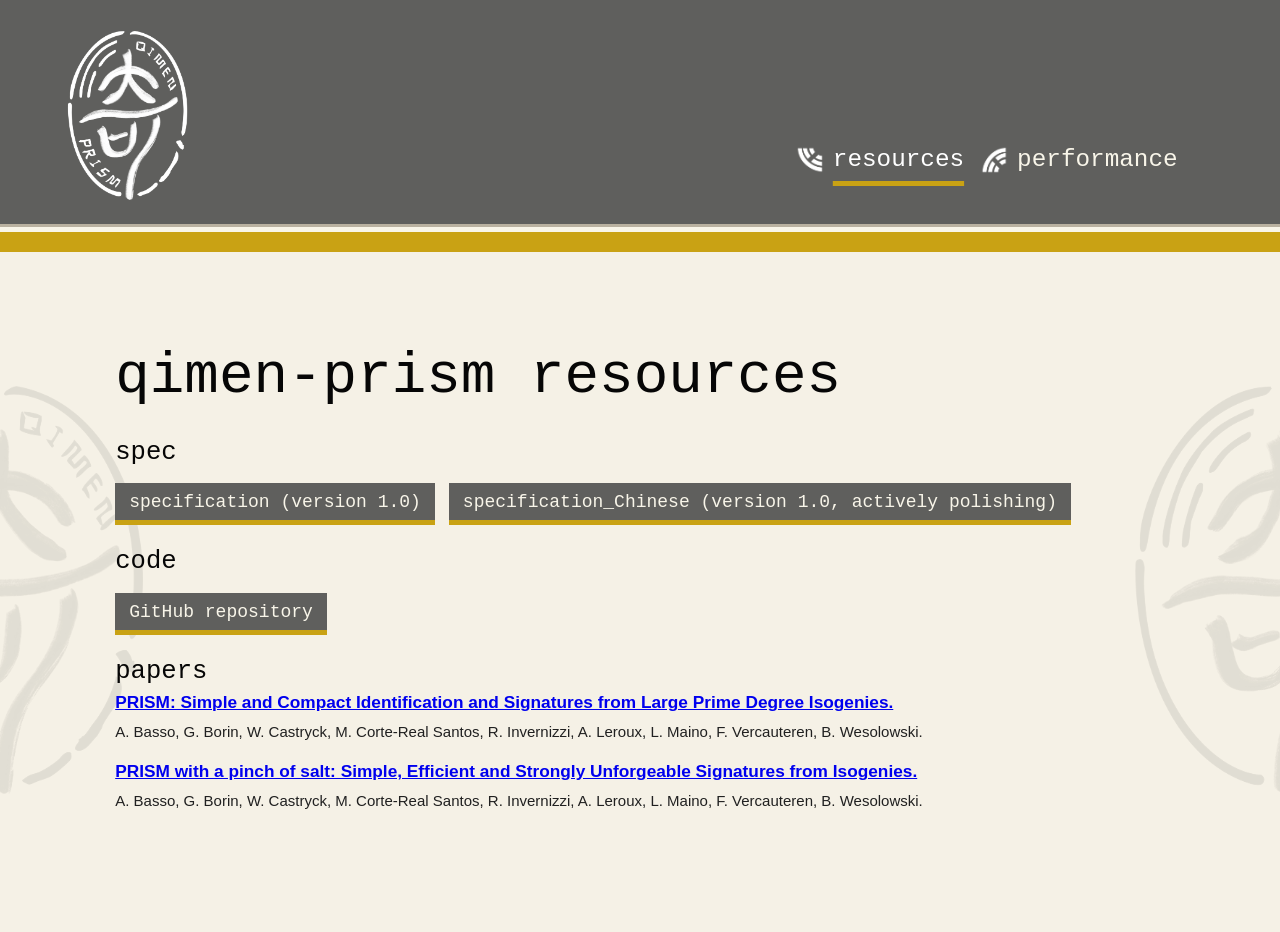
<file: prism-resources.html>
<!doctype html>
<html lang="en">
  <head>
    <meta charset="utf-8">
    <meta name="viewport" content="width=device-width, initial-scale=1">
    <title>QIMEN-PRISM | Resources</title>
    <link rel="stylesheet" href="styles.css?v=20260710-nav14">
    <link rel="icon" type="image/png" href="favicon.png">
  </head>
  <body>
    <header class="site-header">
      <a class="brand" href="prism.html" aria-label="QIMEN-PRISM">
        <img class="brand-mark" src="elements/奇门logo_prism_透明底.png" alt="QIMEN-PRISM logo">
        <div class="brand-copy">
          <div class="brand-name">QIMEN-PRISM</div>
        </div>
      </a>
      <nav class="site-nav" aria-label="QIMEN-PRISM navigation">
        <a class="active" href="prism-resources.html"><span>resources</span></a>
        <a href="prism-performance.html"><span>performance</span></a>
      </nav>
    </header>
    <main class="page-main">
      <section class="page-section">
        <h1>qimen-prism resources</h1>
        <div class="resource-stack">
          <div class="resource-group">
            <h3>spec</h3>
            <div class="link-group">
              <a class="button-link" href="resources/main_PRISM.pdf" target="_blank">specification (version 1.0)</a>
              <a class="button-link" href="resources/main_PRISM_zh.pdf" target="_blank">specification_Chinese (version 1.0, actively polishing)</a>
            </div>
          </div>
          <div class="resource-group">
            <h3>code</h3>
            <div class="link-group">
              <a class="button-link" href="https://github.com/The-QIMEN-team/QIMEN-PRISM" target="_blank">GitHub repository</a>
            </div>
          </div>
          <div class="resource-group">
            <h3>papers</h3>
            <div class="paper-list">
              <article class="paper-entry">
                <p class="paper-title"><a href="https://link.springer.com/chapter/10.1007/978-3-031-91826-1_10" target="_blank">PRISM: Simple and Compact Identification and Signatures from Large Prime Degree Isogenies.</a></p>
                <p class="paper-authors">A. Basso, G. Borin, W. Castryck, M. Corte-Real Santos, R. Invernizzi, A. Leroux, L. Maino, F. Vercauteren, B. Wesolowski.</p>
              </article>
              <article class="paper-entry">
                <p class="paper-title"><a href="https://eprint.iacr.org/2026/443.pdf" target="_blank">PRISM with a pinch of salt: Simple, Efficient and Strongly Unforgeable Signatures from Isogenies.</a></p>
                <p class="paper-authors">A. Basso, G. Borin, W. Castryck, M. Corte-Real Santos, R. Invernizzi, A. Leroux, L. Maino, F. Vercauteren, B. Wesolowski.</p>
              </article>
            </div>
          </div>
        </div>
      </section>
    </main>
  </body>
</html>
</file>
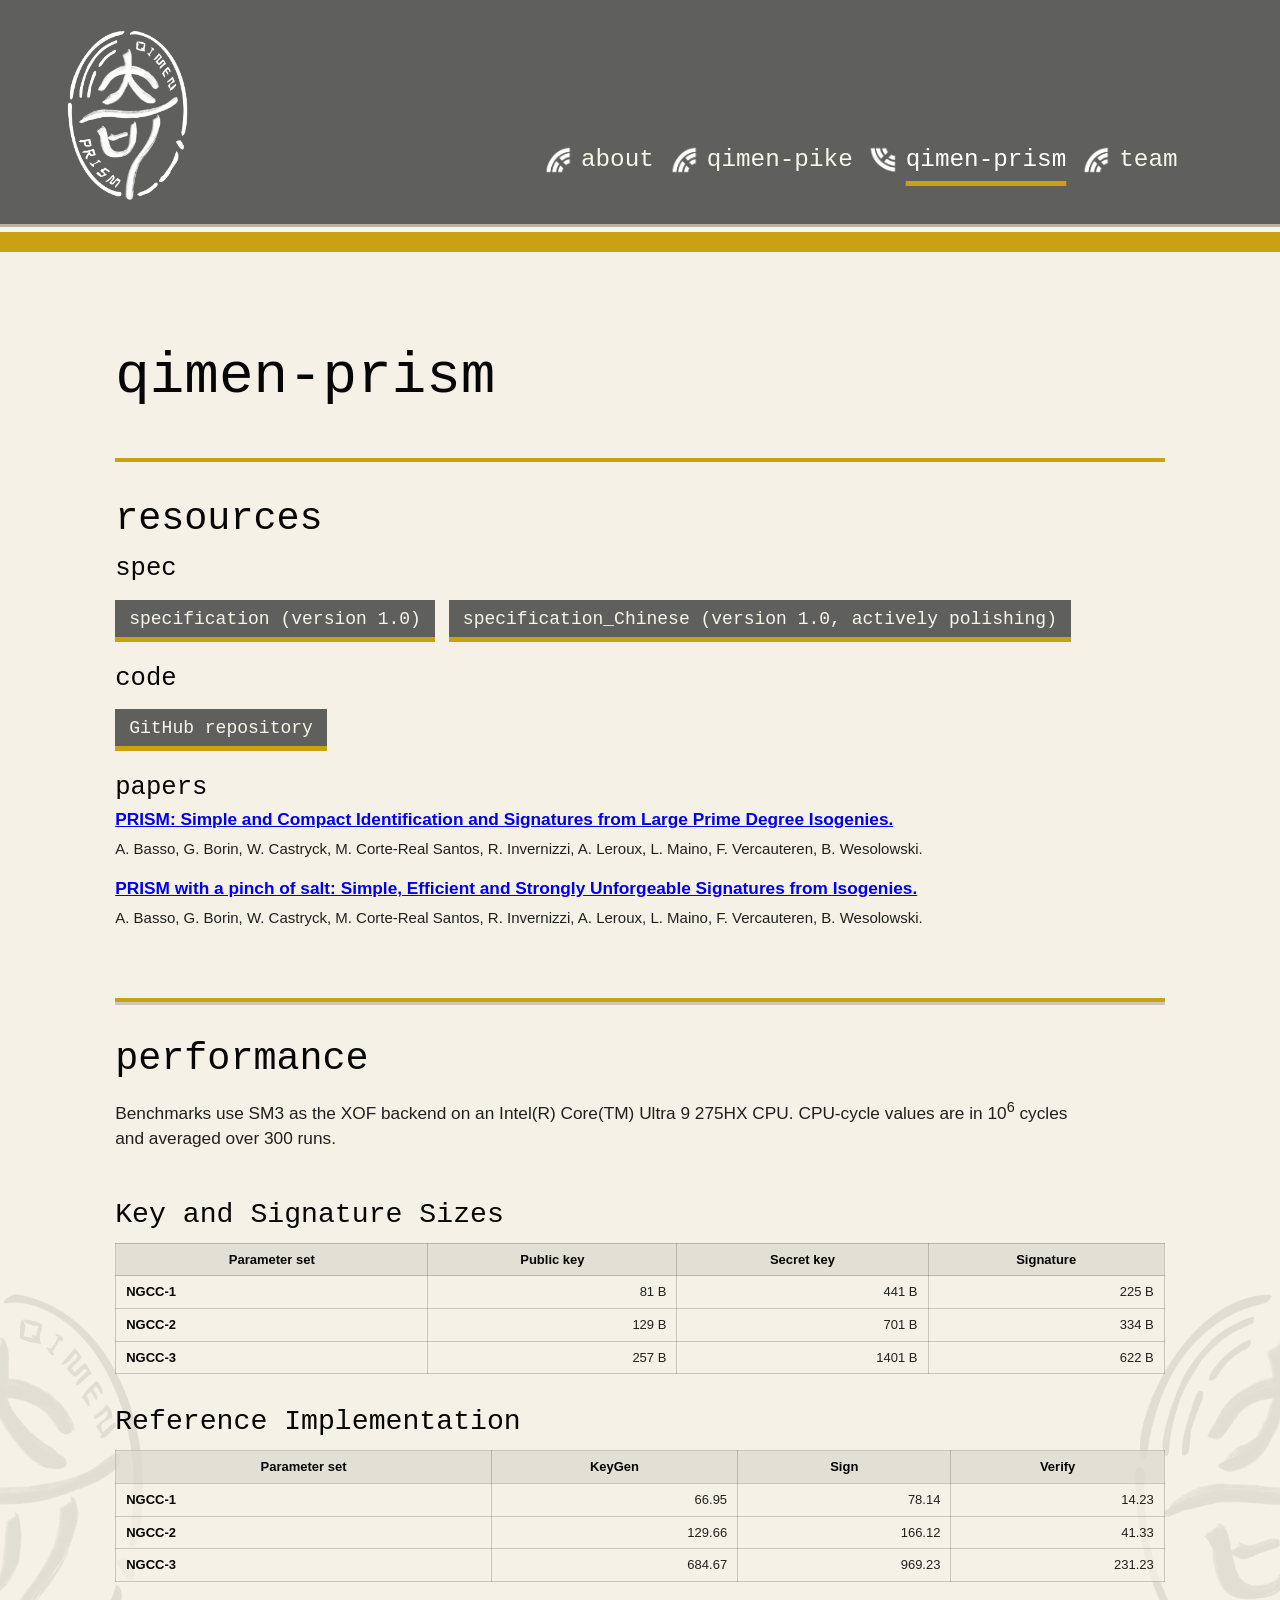
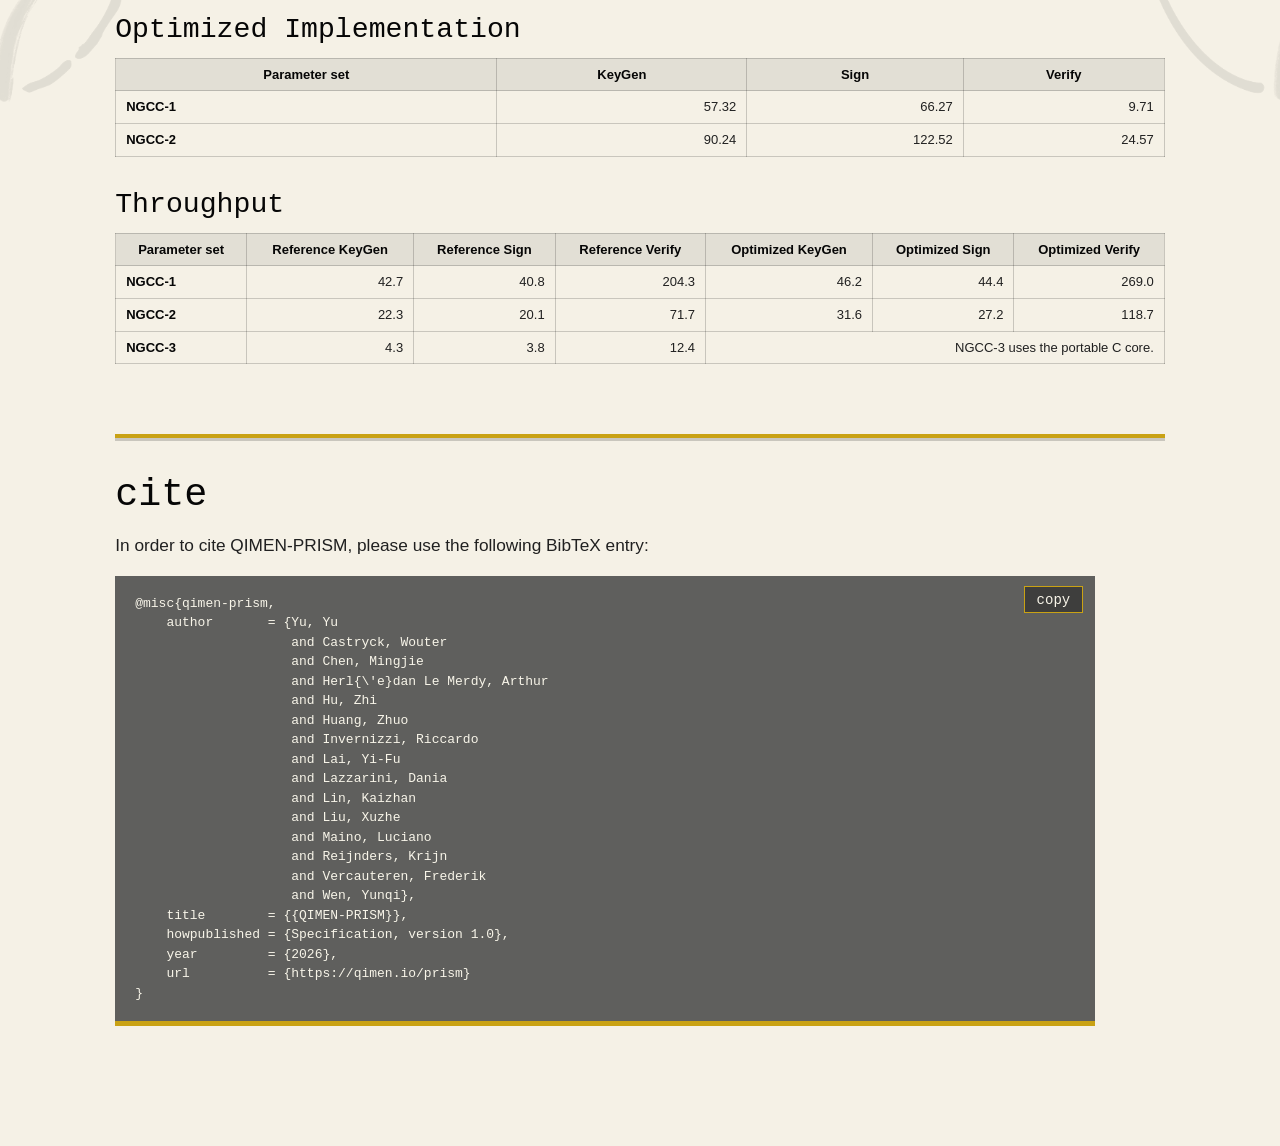
<file: prism.html>
<!doctype html>
<html lang="en">
  <head>
    <meta charset="utf-8">
    <meta name="viewport" content="width=device-width, initial-scale=1">
    <title>QIMEN-PRISM</title>
    <link rel="stylesheet" href="styles.css?v=20260710-nav14">
    <link rel="icon" type="image/png" href="favicon.png">
  </head>
  <body>
    <header class="site-header">
      <a class="brand" href="/" aria-label="QIMEN home">
        <img class="brand-mark" src="elements/奇门logo_prism_透明底.png" alt="QIMEN-PRISM logo">
        <div class="brand-copy">
          <div class="brand-name">QIMEN</div>
        </div>
      </a>

      <nav class="site-nav" aria-label="Primary navigation">
        <a href="about"><span>about</span></a>
        <a href="pike"><span>qimen-pike</span></a>
        <a class="active" href="prism"><span>qimen-prism</span></a>
        <a href="team"><span>team</span></a>
      </nav>
    </header>

    <main class="page-main">
      <section class="page-section">
        <h1>qimen-prism</h1>
        <section class="page-subsection" id="resources">
          <h2>resources</h2>
          <div class="resource-stack">
            <div class="resource-group">
              <h3>spec</h3>
              <div class="link-group">
                <a class="button-link" href="resources/main_PRISM.pdf" target="_blank">specification (version 1.0)</a>
                <a class="button-link" href="resources/main_PRISM_zh.pdf" target="_blank">specification_Chinese (version 1.0, actively polishing)</a>
              </div>
            </div>
            <div class="resource-group">
              <h3>code</h3>
              <div class="link-group">
                <a class="button-link" href="https://github.com/The-QIMEN-team/QIMEN-PRISM" target="_blank">GitHub repository</a>
              </div>
            </div>
            <div class="resource-group">
              <h3>papers</h3>
              <div class="paper-list">
                <article class="paper-entry">
                  <p class="paper-title"><a href="https://link.springer.com/chapter/10.1007/978-3-031-91826-1_10" target="_blank">PRISM: Simple and Compact Identification and Signatures from Large Prime Degree Isogenies.</a></p>
                  <p class="paper-authors">A. Basso, G. Borin, W. Castryck, M. Corte-Real Santos, R. Invernizzi, A. Leroux, L. Maino, F. Vercauteren, B. Wesolowski.</p>
                </article>
                <article class="paper-entry">
                  <p class="paper-title"><a href="https://eprint.iacr.org/2026/443.pdf" target="_blank">PRISM with a pinch of salt: Simple, Efficient and Strongly Unforgeable Signatures from Isogenies.</a></p>
                  <p class="paper-authors">A. Basso, G. Borin, W. Castryck, M. Corte-Real Santos, R. Invernizzi, A. Leroux, L. Maino, F. Vercauteren, B. Wesolowski.</p>
                </article>
              </div>
            </div>
          </div>
        </section>

        <section class="page-subsection" id="performance">
          <h2>performance</h2>
          <p class="table-note">Benchmarks use SM3 as the XOF backend on an Intel(R) Core(TM) Ultra 9 275HX CPU. CPU-cycle values are in 10<sup>6</sup> cycles and averaged over 300 runs.</p>

          <div class="table-stack">
            <h3>Key and Signature Sizes</h3>
            <div class="table-wrap">
              <table class="data-table">
                <thead>
                  <tr><th>Parameter set</th><th>Public key</th><th>Secret key</th><th>Signature</th></tr>
                </thead>
                <tbody>
                  <tr><th>NGCC-1</th><td>81 B</td><td>441 B</td><td>225 B</td></tr>
                  <tr><th>NGCC-2</th><td>129 B</td><td>701 B</td><td>334 B</td></tr>
                  <tr><th>NGCC-3</th><td>257 B</td><td>1401 B</td><td>622 B</td></tr>
                </tbody>
              </table>
            </div>

            <h3>Reference Implementation</h3>
            <div class="table-wrap">
              <table class="data-table">
                <thead>
                  <tr><th>Parameter set</th><th>KeyGen</th><th>Sign</th><th>Verify</th></tr>
                </thead>
                <tbody>
                  <tr><th>NGCC-1</th><td>66.95</td><td>78.14</td><td>14.23</td></tr>
                  <tr><th>NGCC-2</th><td>129.66</td><td>166.12</td><td>41.33</td></tr>
                  <tr><th>NGCC-3</th><td>684.67</td><td>969.23</td><td>231.23</td></tr>
                </tbody>
              </table>
            </div>

            <h3>Optimized Implementation</h3>
            <div class="table-wrap">
              <table class="data-table">
                <thead>
                  <tr><th>Parameter set</th><th>KeyGen</th><th>Sign</th><th>Verify</th></tr>
                </thead>
                <tbody>
                  <tr><th>NGCC-1</th><td>57.32</td><td>66.27</td><td>9.71</td></tr>
                  <tr><th>NGCC-2</th><td>90.24</td><td>122.52</td><td>24.57</td></tr>
                </tbody>
              </table>
            </div>

            <h3>Throughput</h3>
            <div class="table-wrap">
              <table class="data-table">
                <thead>
                  <tr><th>Parameter set</th><th>Reference KeyGen</th><th>Reference Sign</th><th>Reference Verify</th><th>Optimized KeyGen</th><th>Optimized Sign</th><th>Optimized Verify</th></tr>
                </thead>
                <tbody>
                  <tr><th>NGCC-1</th><td>42.7</td><td>40.8</td><td>204.3</td><td>46.2</td><td>44.4</td><td>269.0</td></tr>
                  <tr><th>NGCC-2</th><td>22.3</td><td>20.1</td><td>71.7</td><td>31.6</td><td>27.2</td><td>118.7</td></tr>
                  <tr><th>NGCC-3</th><td>4.3</td><td>3.8</td><td>12.4</td><td colspan="3">NGCC-3 uses the portable C core.</td></tr>
                </tbody>
              </table>
            </div>
          </div>
        </section>

        <section class="page-subsection" id="cite">
          <h2>cite</h2>
          <p>In order to cite QIMEN-PRISM, please use the following BibTeX entry:</p>
          <div class="code-container">
            <button type="button" class="copy-btn" onclick="copyCode(this)" title="Copy">copy</button>
            <pre><code>@misc{qimen-prism,
    author       = {Yu, Yu
                    and Castryck, Wouter
                    and Chen, Mingjie
                    and Herl{\'e}dan Le Merdy, Arthur
                    and Hu, Zhi
                    and Huang, Zhuo
                    and Invernizzi, Riccardo
                    and Lai, Yi-Fu
                    and Lazzarini, Dania
                    and Lin, Kaizhan
                    and Liu, Xuzhe
                    and Maino, Luciano
                    and Reijnders, Krijn
                    and Vercauteren, Frederik
                    and Wen, Yunqi},
    title        = {{QIMEN-PRISM}},
    howpublished = {Specification, version 1.0},
    year         = {2026},
    url          = {https://qimen.io/prism}
}</code></pre>
          </div>
        </section>
      </section>
    </main>
    <script src="scripts.js?v=20260710-cite1"></script>
  </body>
</html>
</file>
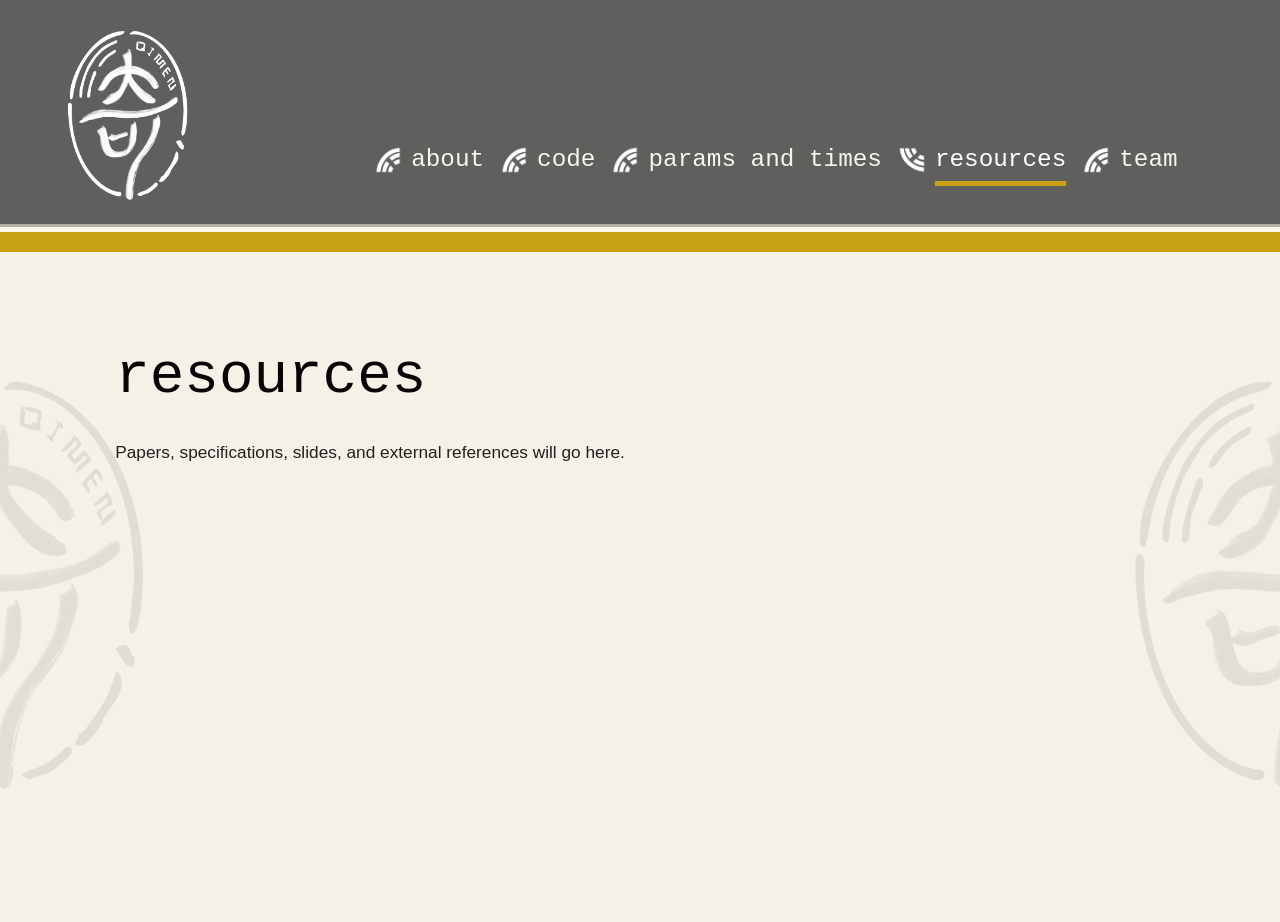
<file: resources.html>
<!doctype html>
<html lang="en">
  <head>
    <meta charset="utf-8">
    <meta name="viewport" content="width=device-width, initial-scale=1">
    <title>QIMEN | Resources</title>
    <link rel="stylesheet" href="styles.css?v=20260709-nav3">
  </head>
  <body>
    <header class="site-header compact-header">
      <a class="brand" href="index.html" aria-label="QIMEN home">
        <img class="brand-mark" src="elements/奇门logo_透明底.png" alt="QIMEN logo">
        <div class="brand-copy">
          <div class="brand-name">QIMEN</div>
        </div>
      </a>

      <nav class="site-nav" aria-label="Primary navigation">
        <a href="about.html"><span>about</span></a>
        <a href="code.html"><span>code</span></a>
        <a href="params-and-times.html"><span>params and times</span></a>
        <a class="active" href="resources.html"><span>resources</span></a>
        <a href="team.html"><span>team</span></a>
      </nav>
    </header>

    <main class="page-main">
      <section class="page-section">
        <h1>resources</h1>
        <p>Papers, specifications, slides, and external references will go here.</p>
      </section>
    </main>
  </body>
</html>
</file>
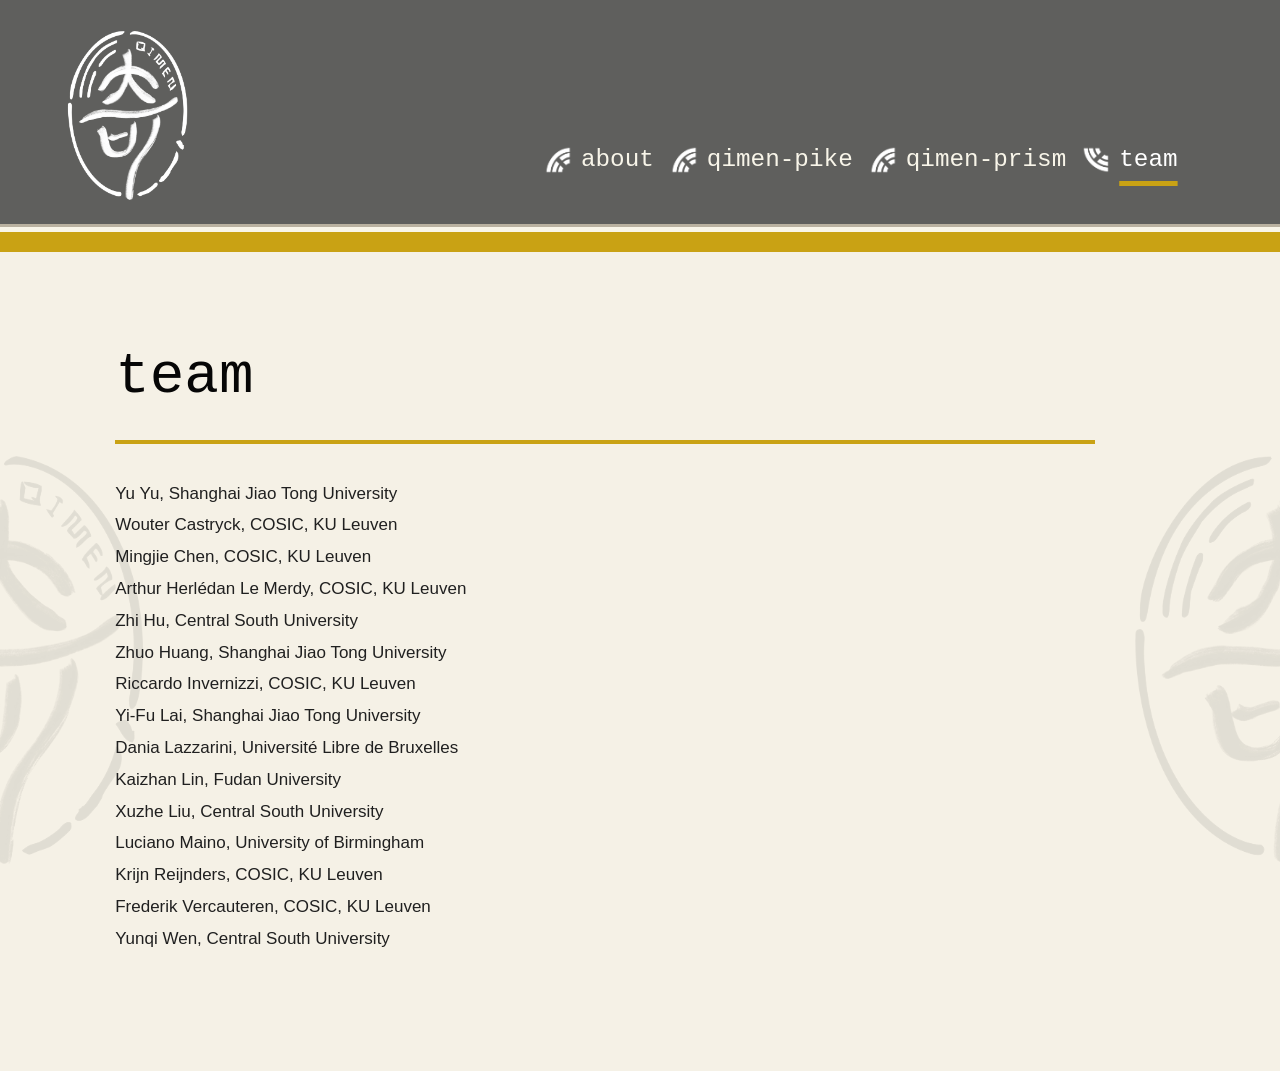
<file: team.html>
<!doctype html>
<html lang="en">
  <head>
    <meta charset="utf-8">
    <meta name="viewport" content="width=device-width, initial-scale=1">
    <title>QIMEN | Team</title>
    <link rel="stylesheet" href="styles.css?v=20260710-nav14">
    <link rel="icon" type="image/png" href="favicon.png">
  </head>
  <body>
    <header class="site-header">
      <a class="brand" href="/" aria-label="QIMEN home">
        <img class="brand-mark" src="elements/奇门logo_透明底.png" alt="QIMEN logo">
        <div class="brand-copy">
          <div class="brand-name">QIMEN</div>
        </div>
      </a>

      <nav class="site-nav" aria-label="Primary navigation">
        <a href="about"><span>about</span></a>
        <a href="pike"><span>qimen-pike</span></a>
        <a href="prism"><span>qimen-prism</span></a>
        <a class="active" href="team"><span>team</span></a>
      </nav>
    </header>

    <main class="page-main">
      <section class="page-section">
        <h1>team</h1>
        <div class="team-text" aria-label="QIMEN team members">
          <p>Yu Yu, Shanghai Jiao Tong University</p>
          <p>Wouter Castryck, COSIC, KU Leuven</p>
          <p>Mingjie Chen, COSIC, KU Leuven</p>
          <p>Arthur Herl&eacute;dan Le Merdy, COSIC, KU Leuven</p>
          <p>Zhi Hu, Central South University</p>
          <p>Zhuo Huang, Shanghai Jiao Tong University</p>
          <p>Riccardo Invernizzi, COSIC, KU Leuven</p>
          <p>Yi-Fu Lai, Shanghai Jiao Tong University</p>
          <p>Dania Lazzarini, Universit&eacute; Libre de Bruxelles</p>
          <p>Kaizhan Lin, Fudan University</p>
          <p>Xuzhe Liu, Central South University</p>
          <p>Luciano Maino, University of Birmingham</p>
          <p>Krijn Reijnders, COSIC, KU Leuven</p>
          <p>Frederik Vercauteren, COSIC, KU Leuven</p>
          <p>Yunqi Wen, Central South University</p>
        </div>
      </section>
    </main>
  </body>
</html>
</file>
<file: styles.css>
:root {
  --header-bg: #5f5f5d;
  --paper: #f5f1e6;
  --ink: #060606;
  --muted-ink: #202020;
  --cream: #f8f5e9;
  --gold: #c9a214;
  --red: #a91717;
}

* {
  box-sizing: border-box;
}

html {
  scroll-behavior: smooth;
}

body {
  margin: 0;
  min-width: 320px;
  color: var(--ink);
  background: var(--paper);
  font-family: Arial, Helvetica, sans-serif;
}

.site-header {
  min-height: 0;
  padding: 4px 8vw 4px 46px;
  display: flex;
  align-items: flex-start;
  justify-content: space-between;
  gap: 24px;
  background: var(--header-bg);
  border-bottom: 20px solid var(--gold);
  box-shadow: inset 0 -5px 0 var(--cream), inset 0 -8px 0 #b9b1a0;
}

.brand {
  flex: 0 0 auto;
  display: flex;
  align-items: center;
  gap: 24px;
  color: var(--cream);
  text-decoration: none;
}

.brand:hover,
.brand:focus,
.brand:visited,
.brand * {
  color: var(--cream);
  text-decoration: none;
}

.brand-mark {
  width: 164px;
  height: 224px;
  object-fit: contain;
  object-position: 50% 47%;
  filter: invert(1) brightness(1.08);
}

.brand-copy {
  padding-top: 0;
}

.brand-name {
  display: none;
}

.brand-copy p {
  display: none;
}

.site-nav {
  flex: 1 1 auto;
  margin-top: 142px;
  display: flex;
  align-items: center;
  justify-content: flex-end;
  gap: clamp(12px, 1.25vw, 24px);
  flex-wrap: nowrap;
  min-width: 0;
}

.site-nav a {
  display: inline-flex;
  align-items: center;
  gap: 9px;
  color: var(--cream);
  font-size: clamp(21px, 1.9vw, 34px);
  font-family: "Courier New", Courier, monospace;
  font-style: normal;
  line-height: 1;
  text-decoration: none;
  white-space: nowrap;
}

.site-nav a::before {
  content: "";
  display: inline-block;
  width: 28px;
  height: 28px;
  flex: 0 0 28px;
  background-image: url("elements/gate.png");
  background-size: cover;
  background-position: top left;
  background-repeat: no-repeat;
  filter: invert(1) brightness(1.08);
}

.site-nav a.active::before {
  transform: rotate(-90deg);
}

.site-nav a:hover,
.site-nav a.active {
  color: #ffffff;
  text-decoration: underline;
  text-decoration-color: var(--gold);
  text-decoration-thickness: 5px;
  text-underline-offset: 15px;
}

.hero {
  position: relative;
  min-height: calc(100vh - 305px);
  overflow: hidden;
  padding: 107px 9.2vw 110px;
  background: var(--paper);
}

.watermark {
  display: none;
}

.hero-lockup,
.intro-copy {
  position: relative;
  z-index: 1;
}

.hero-lockup {
  width: min(884px, 78vw);
  margin: 0 auto;
  text-align: center;
}

.hero-title-row {
  display: flex;
  align-items: center;
  justify-content: center;
  gap: 64px;
}

h1 {
  margin: 0;
  font-family: Georgia, "Times New Roman", serif;
  font-size: clamp(72px, 7.1vw, 136px);
  line-height: 0.95;
  font-weight: 500;
}

.pike-mark {
  width: clamp(116px, 10.6vw, 198px);
  height: clamp(116px, 10.6vw, 198px);
  object-fit: contain;
  object-position: 50% 52%;
}

.scheme-name {
  margin-top: 24px;
  padding-left: 24px;
  color: var(--red);
  font-family: Georgia, "Times New Roman", serif;
  font-size: clamp(44px, 4.25vw, 82px);
  line-height: 1;
  font-weight: 700;
  letter-spacing: 0;
}

.intro-copy {
  width: min(1580px, 82vw);
  margin: 88px auto 0;
}

.intro-copy h2,
.content-band h2 {
  margin: 0 0 16px;
  font-size: 28px;
  line-height: 1.15;
  font-weight: 700;
}

.intro-copy p,
.content-band p {
  margin: 0;
  font-size: 20px;
  line-height: 1.35;
  color: var(--muted-ink);
  overflow-wrap: break-word;
}

.content-band {
  padding: 72px 9.2vw;
  background: #fffaf0;
  border-top: 1px solid rgba(0, 0, 0, 0.08);
}

.content-band-dark {
  color: var(--cream);
  background: var(--header-bg);
}

.content-band-dark p {
  color: rgba(248, 245, 233, 0.86);
}

.home-section {
  position: relative;
  min-height: calc(100vh - 252px);
  overflow: hidden;
  padding: 96px 9.2vw 112px;
  background: var(--paper);
}

.home-section::before,
.home-section::after,
.page-main::before,
.page-main::after {
  content: "";
  position: absolute;
  z-index: 0;
  top: 50%;
  width: min(430px, 31vw);
  aspect-ratio: 2187 / 2877;
  background-image: url("elements/奇门logo_透明底.png");
  background-repeat: no-repeat;
  background-position: center;
  background-size: contain;
  opacity: 0.08;
  filter: grayscale(1);
  pointer-events: none;
  transform: translateY(-50%);
}

.home-section::before,
.page-main::before {
  left: max(-215px, -15.5vw);
}

.home-section::after,
.page-main::after {
  right: max(-215px, -15.5vw);
}

.home-lockup {
  position: relative;
  z-index: 1;
  width: min(1000px, 78vw);
  margin: 0 auto;
  text-align: center;
}

.home-title-row {
  display: flex;
  align-items: center;
  justify-content: center;
  gap: clamp(34px, 5vw, 88px);
}

.home-title-row h1 {
  font-size: clamp(88px, 9vw, 164px);
}

.home-logo {
  width: clamp(140px, 13vw, 240px);
  height: clamp(140px, 13vw, 240px);
  object-fit: contain;
  object-position: 50% 52%;
}

.home-section .suite-lead {
  position: relative;
  z-index: 1;
  max-width: 980px;
  margin: 52px auto 0;
  font-size: clamp(17px, 1.25vw, 24px);
  line-height: 1.3;
  color: var(--muted-ink);
}

.home-suite {
  position: relative;
  z-index: 1;
  display: flex;
  align-items: stretch;
  gap: clamp(24px, 4vw, 64px);
  margin-top: 48px;
}

.suite-half {
  flex: 1 1 0;
  display: flex;
  flex-direction: column;
  align-items: center;
  justify-content: flex-start;
  gap: 18px;
  padding: clamp(20px, 3vw, 40px) clamp(12px, 2vw, 28px);
  color: var(--ink);
  text-decoration: none;
  border-radius: 14px;
  transition: transform 0.18s ease, background-color 0.18s ease;
}

.home-suite::before {
  content: "";
  position: absolute;
  top: 50%;
  left: 50%;
  transform: translate(-50%, -50%);
  width: 1px;
  height: 60%;
  background: var(--rule, rgba(0, 0, 0, 0.18));
  pointer-events: none;
}

.suite-half:hover,
.suite-half:focus-visible {
  background: rgba(0, 0, 0, 0.03);
  transform: translateY(-3px);
}

.suite-name {
  font-size: clamp(24px, 2.4vw, 40px);
  font-weight: 600;
  letter-spacing: 0.01em;
}

.suite-desc {
  color: var(--muted-ink);
  font-size: clamp(16px, 1.2vw, 22px);
  line-height: 1.25;
}

.suite-logo {
  width: clamp(88px, 8vw, 140px);
  height: clamp(88px, 8vw, 140px);
  flex: 0 0 auto;
  object-fit: contain;
  object-position: 50% 52%;
}

.page-main {
  position: relative;
  overflow: hidden;
  min-height: calc(100vh - 230px);
  background: var(--paper);
}

.page-section {
  position: relative;
  z-index: 1;
  width: min(1200px, 82vw);
  margin: 0 auto;
  padding: 96px 0 120px;
}

.page-section h1 {
  margin-bottom: 34px;
  font-family: "Courier New", Courier, monospace;
  font-size: clamp(42px, 4.5vw, 72px);
  line-height: 1;
  font-weight: 400;
}

.page-section p {
  max-width: 980px;
  margin: 0 0 18px;
  font-size: clamp(17px, 1.35vw, 22px);
  line-height: 1.45;
  color: var(--muted-ink);
}

.page-section p:last-child {
  margin-bottom: 0;
}

.page-subsection {
  margin-top: 52px;
  scroll-margin-top: 28px;
}

.page-section > h1 + .page-subsection,
.page-section > h1 + .content-subsection,
.page-section > h1 + .team-text {
  padding-top: 38px;
  border-top: 4px solid var(--gold);
}

.page-subsection + .page-subsection {
  margin-top: 70px;
  padding-top: 38px;
  border-top: 4px solid var(--gold);
  box-shadow: inset 0 3px 0 rgba(0, 0, 0, 0.18);
}

.page-section h2 {
  margin: 0 0 18px;
  font-family: "Courier New", Courier, monospace;
  font-size: clamp(30px, 3vw, 48px);
  font-weight: 400;
  line-height: 1;
}

.content-subsection + .content-subsection {
  margin-top: 52px;
  padding-top: 38px;
  border-top: 4px solid var(--gold);
}

.inline-gate {
  display: inline-block;
  width: 1.35em;
  height: 1.35em;
  margin: 0 0.12em;
  vertical-align: -0.22em;
  background-image: url("elements/gate.png");
  background-size: cover;
  background-position: top left;
  background-repeat: no-repeat;
}

.repo-card,
.detail-list {
  max-width: 980px;
}

.repo-card {
  margin-bottom: 28px;
}

.resource-stack {
  display: grid;
  gap: 24px;
}

.resource-group h3 {
  margin: 0 0 6px;
  font-family: "Courier New", Courier, monospace;
  font-size: clamp(22px, 2vw, 30px);
  font-weight: 400;
  line-height: 1;
}

.resource-group .link-group {
  margin-top: 0;
}

.paper-list {
  display: grid;
  gap: 16px;
  max-width: 980px;
}

.paper-entry p {
  margin-bottom: 6px;
}

.paper-entry .paper-title {
  color: var(--ink);
  font-weight: 700;
}

.paper-entry .paper-authors {
  font-size: clamp(15px, 1.1vw, 18px);
}

.button-link {
  display: inline-block;
  margin-top: 12px;
  padding: 10px 14px 9px;
  color: var(--cream);
  background: var(--header-bg);
  font-family: "Courier New", Courier, monospace;
  font-size: 18px;
  line-height: 1;
  text-decoration: none;
  border-bottom: 5px solid var(--gold);
}

.button-link:hover,
.button-link:focus {
  background: #454543;
}

.link-group {
  display: flex;
  flex-wrap: wrap;
  gap: 14px;
  max-width: 980px;
}

.resource-list {
  margin: 0;
  padding: 0;
  list-style: none;
}

.resource-list li {
  margin: 0 0 10px;
}

.resource-list a {
  color: var(--muted-ink);
  font-size: clamp(17px, 1.35vw, 22px);
  line-height: 1.45;
  text-decoration-color: var(--gold);
  text-decoration-thickness: 3px;
  text-underline-offset: 5px;
}

.resource-list a:hover,
.resource-list a:focus {
  color: var(--ink);
}

.detail-list p {
  font-size: clamp(16px, 1.25vw, 20px);
}

.table-note {
  max-width: 1100px;
  font-size: clamp(15px, 1.15vw, 19px);
}

.table-stack {
  display: grid;
  gap: 14px;
  margin-top: 30px;
}

.table-stack h2,
.table-stack h3 {
  margin: 20px 0 0;
  font-family: "Courier New", Courier, monospace;
  font-size: clamp(24px, 2.2vw, 36px);
  font-weight: 400;
  line-height: 1;
}

.table-wrap {
  width: min(1180px, 100%);
  overflow-x: auto;
  position: relative;
  z-index: 1;
}

.data-table {
  width: 100%;
  min-width: 760px;
  border-collapse: collapse;
  color: var(--muted-ink);
  background: rgba(245, 241, 230, 0.72);
  font-size: clamp(13px, 0.95vw, 16px);
  line-height: 1.2;
}

.data-table th,
.data-table td {
  padding: 8px 10px;
  border: 1px solid rgba(0, 0, 0, 0.18);
  text-align: right;
  white-space: nowrap;
}

.data-table th {
  color: var(--ink);
  font-weight: 700;
}

.data-table thead th {
  background: rgba(95, 95, 93, 0.12);
  text-align: center;
}

.data-table tbody th {
  text-align: left;
}

.code-container {
  position: relative;
  max-width: 980px;
  margin-top: 12px;
}

.code-container pre {
  margin: 0;
  padding: 18px 20px;
  overflow-x: auto;
  color: var(--cream);
  background: var(--header-bg);
  border-bottom: 5px solid var(--gold);
}

.code-container code {
  font-family: "Courier New", Courier, monospace;
  font-size: clamp(13px, 1vw, 15px);
  line-height: 1.5;
  white-space: pre;
}

.copy-btn {
  position: absolute;
  top: 10px;
  right: 12px;
  padding: 6px 12px 5px;
  color: var(--cream);
  background: rgba(0, 0, 0, 0.35);
  border: 1px solid var(--gold);
  font-family: "Courier New", Courier, monospace;
  font-size: 14px;
  line-height: 1;
  cursor: pointer;
}

.copy-btn:hover,
.copy-btn:focus {
  color: var(--ink);
  background: var(--gold);
}

.team-text {
  max-width: 980px;
}

.team-text p {
  margin-bottom: 8px;
  font-size: clamp(17px, 1.3vw, 22px);
  line-height: 1.4;
}

@media (max-width: 980px) {
  .site-header {
    min-height: auto;
    padding: 26px 26px 30px;
    flex-direction: column;
    gap: 22px;
    border-bottom-width: 20px;
    box-shadow: inset 0 -6px 0 var(--cream), inset 0 -9px 0 #b9b1a0;
  }

  .brand-mark {
    width: 112px;
    height: 150px;
  }

  .brand-copy {
    padding-top: 0;
  }

  .brand-name {
    font-size: 28px;
  }

  .brand-copy p {
    font-size: 22px;
  }

  .site-nav {
    width: 100%;
    margin-top: 0;
    justify-content: flex-start;
    flex-wrap: wrap;
    gap: 12px 18px;
  }

  .site-nav a {
    font-size: 22px;
  }

  .site-nav a::before {
    width: 24px;
    height: 24px;
    flex-basis: 24px;
  }

  .site-nav a:hover,
  .site-nav a.active {
    text-decoration-thickness: 3px;
    text-underline-offset: 8px;
  }

  .hero {
    min-height: auto;
    padding: 72px 28px 82px;
  }

  .hero-title-row {
    gap: 24px;
  }

  .intro-copy {
    width: min(100%, 720px);
    margin-top: 64px;
  }

  .intro-copy h2,
  .content-band h2 {
    font-size: 24px;
  }

  .intro-copy p,
  .content-band p {
    font-size: 18px;
  }
}

@media (max-width: 620px) {
  body {
    overflow-x: hidden;
  }

  .brand {
    gap: 14px;
  }

  .brand-mark {
    width: 82px;
    height: 112px;
  }

  .brand-copy {
    padding-top: 0;
  }

  .brand-name {
    font-size: 23px;
  }

  .brand-copy p {
    margin-top: 10px;
    font-size: 17px;
  }

  .site-nav {
    display: grid;
    grid-template-columns: max-content max-content;
    justify-content: start;
    gap: 10px 14px;
    max-width: min(342px, calc(100vw - 52px));
  }

  .site-nav a {
    flex: 0 0 auto;
    font-size: 16px;
    gap: 6px;
  }

  .site-nav a::before {
    width: 18px;
    height: 18px;
    flex-basis: 18px;
  }

  .page-section {
    width: min(342px, calc(100vw - 48px));
    margin-right: 0;
    margin-left: 24px;
    padding-top: 72px;
  }

  .page-section p {
    max-width: 100%;
  }

  .hero {
    padding: 56px 24px 66px;
  }

  .hero-lockup {
    width: 100%;
  }

  .hero-title-row {
    flex-direction: column;
    gap: 18px;
  }

  .home-suite {
    flex-direction: column;
    gap: 8px;
  }

  .home-suite::before {
    top: 50%;
    left: 0;
    right: 0;
    width: auto;
    height: 1px;
    transform: translateY(-50%);
  }

  h1 {
    font-size: 60px;
  }

  .pike-mark {
    width: 112px;
    height: 112px;
  }

  .scheme-name {
    margin-top: 16px;
    padding-left: 0;
    font-size: 42px;
  }

  .intro-copy {
    width: min(100%, 342px);
    max-width: calc(100vw - 48px);
    margin-right: auto;
    margin-left: 0;
    margin-top: 50px;
  }

  .intro-copy h2,
  .content-band h2 {
    font-size: 22px;
  }

  .intro-copy p,
  .content-band p {
    font-size: 16px;
  }

  .content-band {
    padding: 52px 22px;
  }
}
</file>
